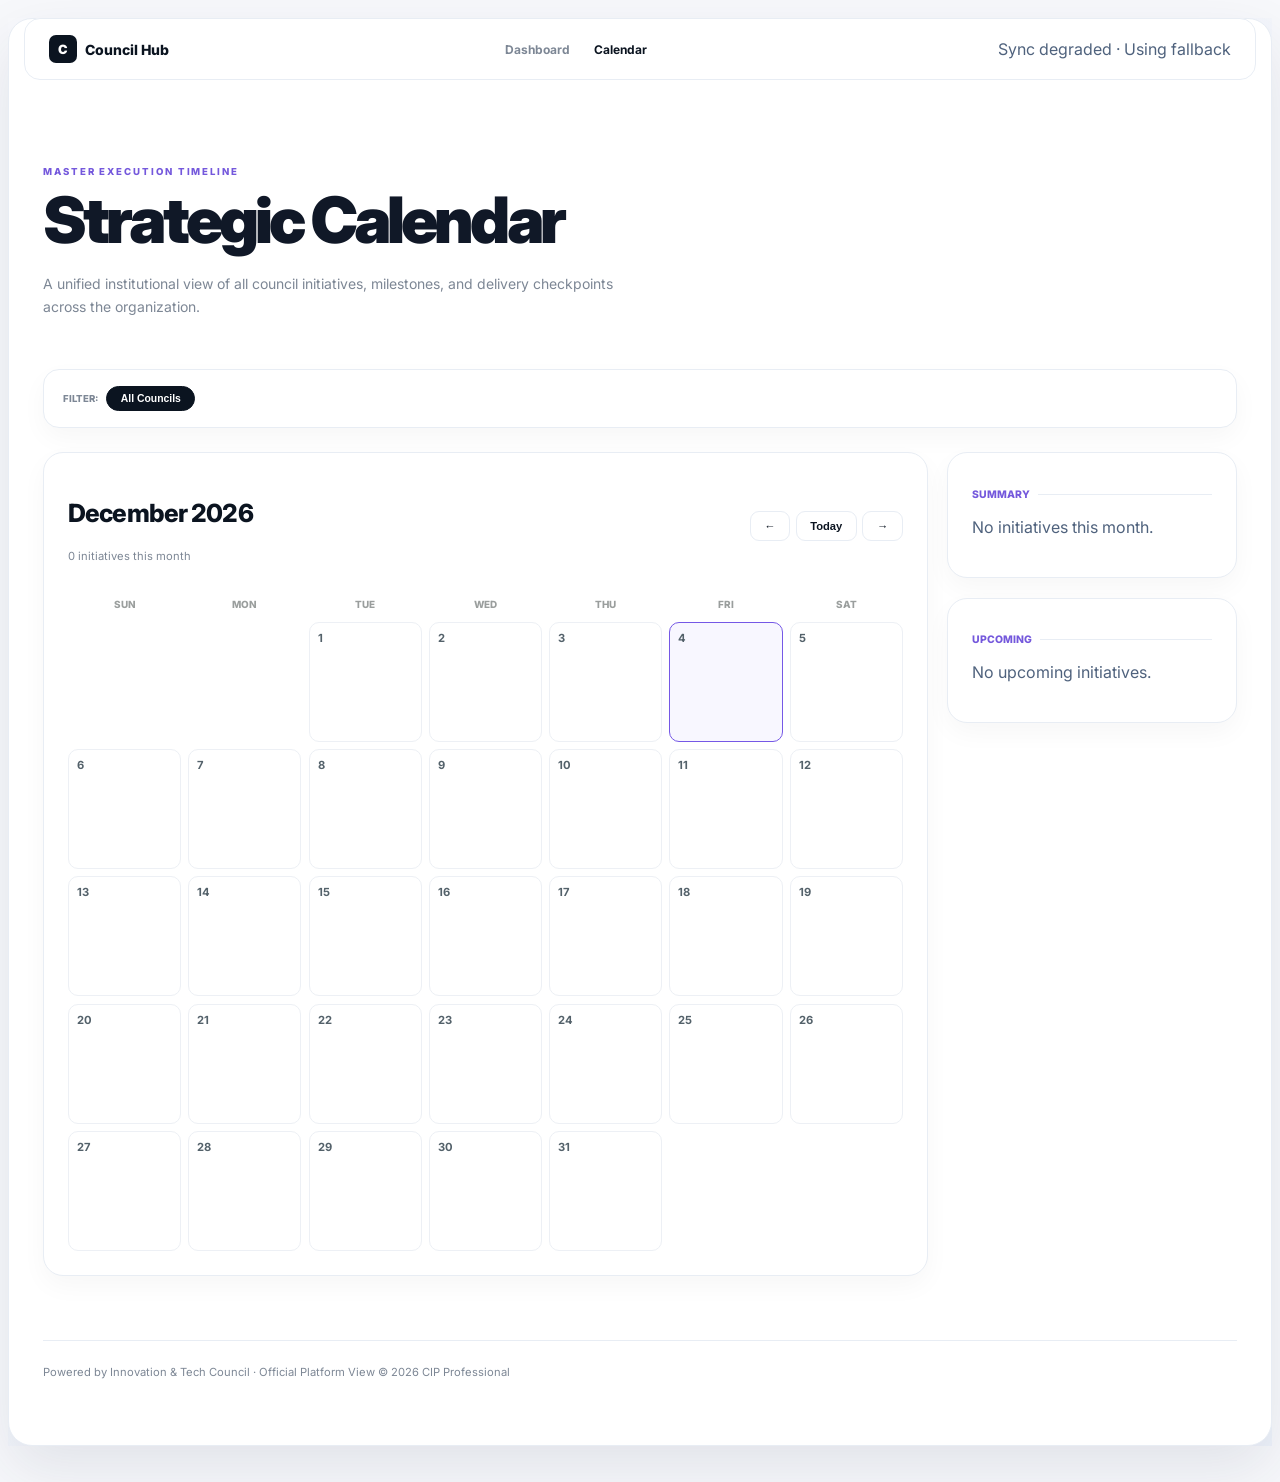
<file: calendar.html>
<!DOCTYPE html>
<html lang="en">
<head>
  <meta charset="UTF-8">
  <meta name="viewport" content="width=device-width, initial-scale=1.0">
  <title>Strategic Execution Calendar | Council Innovation Platform</title>
  <link rel="stylesheet" href="styles.css">
  <link rel="stylesheet" href="calendar.css">
  <link rel="preconnect" href="https://fonts.googleapis.com">
  <link rel="preconnect" href="https://fonts.gstatic.com" crossorigin>
  <link href="https://fonts.googleapis.com/css2?family=Inter:wght@400;500;600;700;800;900&display=swap" rel="stylesheet">
</head>
<body class="surface-dim text-theme antialiased" style="background: var(--cal-bg); color: var(--cal-text);">
  
  <nav class="cal-nav">
    <div class="cal-nav-inner">
      <a href="index.html" class="cal-logo">
        <div class="cal-logo-box">C</div>
        <span class="cal-logo-text">Council Hub</span>
      </a>
      <div class="cal-nav-links">
        <a href="index.html" class="cal-nav-link">Dashboard</a>
        <a href="calendar.html" class="cal-nav-link active">Calendar</a>
      </div>
      <div id="liveStatus" class="flex items-center gap-4 text-[10px] font-bold uppercase tracking-widest text-muted">
        <div class="h-1.5 w-1.5 rounded-full bg-emerald-500"></div>
        <span id="liveStatusText">Syncing...</span>
      </div>
    </div>
  </nav>

  <main id="globalCalendarPage" class="cal-container">
    <header class="cal-header-section">
      <p class="cal-title-tag">Master Execution Timeline</p>
      <h1 class="cal-main-title">Strategic Calendar</h1>
      <p class="cal-sub-title">A unified institutional view of all council initiatives, milestones, and delivery checkpoints across the organization.</p>
    </header>

    <section class="cal-controls">
      <div id="councilLegend" class="cal-legend">
        <!-- Legend items injected here -->
      </div>
      <div class="cal-filters">
        <span class="filter-label">Filter:</span>
        <div id="councilFilters" class="flex flex-wrap gap-2">
          <button class="filter-chip active" data-filter="all">All Councils</button>
          <!-- Per-council filters injected here -->
        </div>
      </div>
    </section>

    <div class="cal-grid-wrapper">
      <div class="cal-glass-panel">
        <div class="cal-month-header">
          <div>
            <h2 id="calendarMonth" class="cal-month-title">Month Year</h2>
            <p id="calendarEventCount" class="cal-event-count">Syncing initiatives...</p>
          </div>
          <div class="cal-nav-buttons">
            <button id="prevMonth" class="cal-btn">←</button>
            <button id="todayBtn" class="cal-btn">Today</button>
            <button id="nextMonth" class="cal-btn">→</button>
          </div>
        </div>

        <div class="cal-grid">
          <div class="cal-weekday">Sun</div>
          <div class="cal-weekday">Mon</div>
          <div class="cal-weekday">Tue</div>
          <div class="cal-weekday">Wed</div>
          <div class="cal-weekday">Thu</div>
          <div class="cal-weekday">Fri</div>
          <div class="cal-weekday">Sat</div>
        </div>
        <div id="calendarGrid" class="cal-grid">
          <!-- Days injected here -->
        </div>
      </div>

      <aside class="cal-sidebar">
        <div class="cal-side-panel">
          <h3 class="cal-side-title">Summary</h3>
          <div id="monthSummary" class="space-y-1">
            <!-- Summary injected here -->
          </div>
        </div>

        <div class="cal-side-panel">
          <h3 class="cal-side-title">Upcoming</h3>
          <div id="upcomingList" class="space-y-4">
            <!-- Upcoming cards injected here -->
          </div>
          <p id="noUpcoming" class="text-xs text-muted text-center py-4" style="display:none">No upcoming initiatives.</p>
        </div>
      </aside>
    </div>

    <footer class="cal-footer">
      <span>Powered by Innovation & Tech Council · Official Platform View</span>
      <span>&copy; 2026 CIP Professional</span>
    </footer>
  </main>

  <script src="script.js"></script>
</body>
</html>
</file>
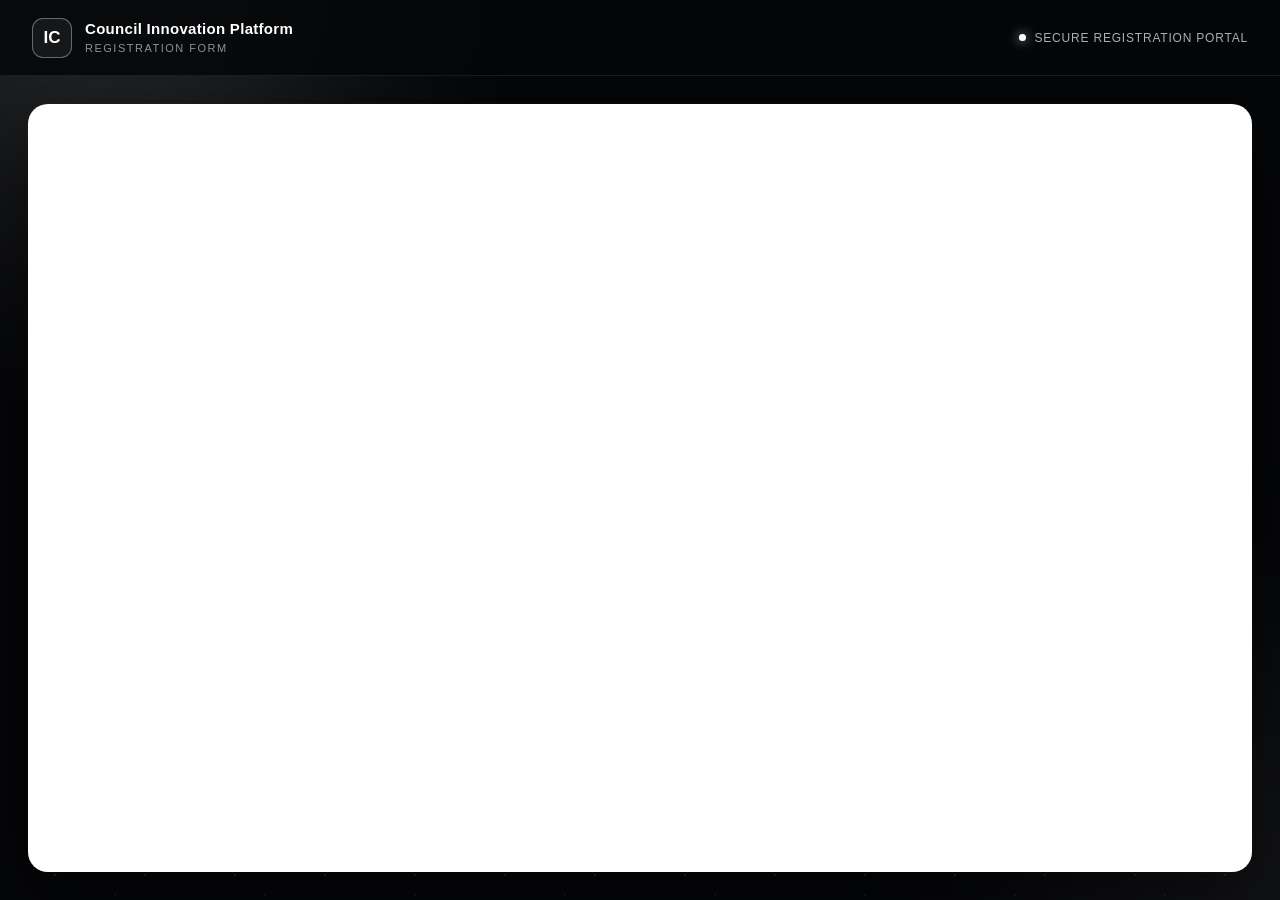
<file: forms.html>
<!DOCTYPE html>
<html lang="en">
<head>
  <meta charset="UTF-8" />
  <meta name="viewport" content="width=device-width, initial-scale=1.0" />

  <title>Registration Form | Council Innovation Platform</title>

  <style>
    * {
      box-sizing: border-box;
      margin: 0;
      padding: 0;
    }

    html,
    body {
      width: 100%;
      height: 100%;
      background: #050608;
      color: #fff;
      font-family: Inter, -apple-system, BlinkMacSystemFont, "Segoe UI",
        sans-serif;
      overflow: hidden;
    }

    body {
      position: relative;
    }

    /* Background */
    .background {
      position: fixed;
      inset: 0;
      pointer-events: none;
      overflow: hidden;
      z-index: 0;
    }

    .glow {
      position: absolute;
      width: 500px;
      height: 500px;
      border-radius: 50%;
      filter: blur(120px);
      opacity: 0.12;
    }

    .glow.one {
      background: #ffffff;
      top: -250px;
      left: -150px;
    }

    .glow.two {
      background: #777;
      right: -250px;
      bottom: -250px;
    }

    /* Stars */
    .stars {
      position: absolute;
      inset: 0;
      background-image:
        radial-gradient(circle, rgba(255,255,255,.7) 1px, transparent 1px),
        radial-gradient(circle, rgba(255,255,255,.35) 1px, transparent 1px);
      background-size: 90px 90px, 150px 150px;
      background-position: 10px 20px, 40px 70px;
      opacity: 0.18;
    }

    /* Header */
    header {
      position: relative;
      z-index: 10;
      height: 76px;
      display: flex;
      align-items: center;
      justify-content: space-between;
      padding: 0 32px;
      border-bottom: 1px solid rgba(255,255,255,.08);
      background: rgba(5,6,8,.85);
      backdrop-filter: blur(18px);
    }

    .brand {
      display: flex;
      align-items: center;
      gap: 13px;
    }

    .logo {
      width: 40px;
      height: 40px;
      border: 1px solid rgba(255,255,255,.35);
      border-radius: 11px;
      display: grid;
      place-items: center;
      font-weight: 800;
      font-size: 17px;
      background: rgba(255,255,255,.06);
    }

    .brand-text {
      display: flex;
      flex-direction: column;
      line-height: 1.1;
    }

    .brand-text strong {
      font-size: 15px;
      letter-spacing: .3px;
    }

    .brand-text span {
      font-size: 11px;
      color: #8e9299;
      margin-top: 4px;
      letter-spacing: 1.5px;
      text-transform: uppercase;
    }

    .event {
      display: flex;
      align-items: center;
      gap: 9px;
      font-size: 12px;
      color: #aaaeb5;
      letter-spacing: .8px;
      text-transform: uppercase;
    }

    .status {
      width: 7px;
      height: 7px;
      background: #fff;
      border-radius: 50%;
      box-shadow: 0 0 12px rgba(255,255,255,.8);
    }

    /* Main */
    main {
      position: relative;
      z-index: 2;
      height: calc(100vh - 76px);
      padding: 28px;
    }

    .form-shell {
      width: 100%;
      height: 100%;
      border: 1px solid rgba(255,255,255,.1);
      border-radius: 20px;
      overflow: hidden;
      background: #fff;
      box-shadow:
        0 30px 80px rgba(0,0,0,.55),
        0 0 0 1px rgba(255,255,255,.02);
    }

    iframe {
      width: 100%;
      height: 100%;
      border: none;
      display: block;
      background: #fff;
    }

    @media (max-width: 700px) {
      header {
        height: 66px;
        padding: 0 18px;
      }

      .event {
        display: none;
      }

      main {
        height: calc(100vh - 66px);
        padding: 10px;
      }

      .form-shell {
        border-radius: 14px;
      }
    }
  </style>
</head>

<body>

  <div class="background">
    <div class="stars"></div>
    <div class="glow one"></div>
    <div class="glow two"></div>
  </div>

  <header>
    <div class="brand">
      <div class="logo">IC</div>

      <div class="brand-text">
        <strong id="formCouncilName">Council Innovation Platform</strong>
        <span id="formEventName">Registration Form</span>
      </div>
    </div>

    <div class="event">
      <div class="status"></div>
      Secure Registration Portal
    </div>
  </header>

  <main>
    <div class="form-shell">

      <iframe
        id="registrationFormFrame"
        src="https://docs.google.com/forms/d/e/1FAIpQLSfezotX9MpsTI4kkh3TQwfBiV2foReMr6C7aZHAmriOAc_vRw/viewform?embedded=true"
        loading="lazy"
        title="InnoTech Council NASA Space Apps Form">
        Loading…
      </iframe>

    </div>
  </main>

  <script>
    (function () {
      let payload = null;
      try {
        payload = JSON.parse(decodeURIComponent(escape(atob(window.location.hash.slice(1)))));
      } catch (_) {
        return;
      }
      const formUrl = payload?.url;
      const title = payload?.title;
      if (typeof title === 'string' && title.trim()) {
        document.title = `${title} — Registration`;
        document.getElementById('formEventName').textContent = title;
      }
      if (typeof formUrl !== 'string') return;
      try {
        const parsed = new URL(formUrl);
        if (parsed.protocol !== 'https:' || !(/(^|\.)google\.com$/i.test(parsed.hostname) || parsed.hostname === 'forms.gle')) return;
        parsed.searchParams.set('embedded', 'true');
        document.getElementById('registrationFormFrame').src = parsed.toString();
      } catch (_) {
        // Keep the default form when an invalid URL is supplied.
      }
    }());
  </script>

</body>
</html>
</file>
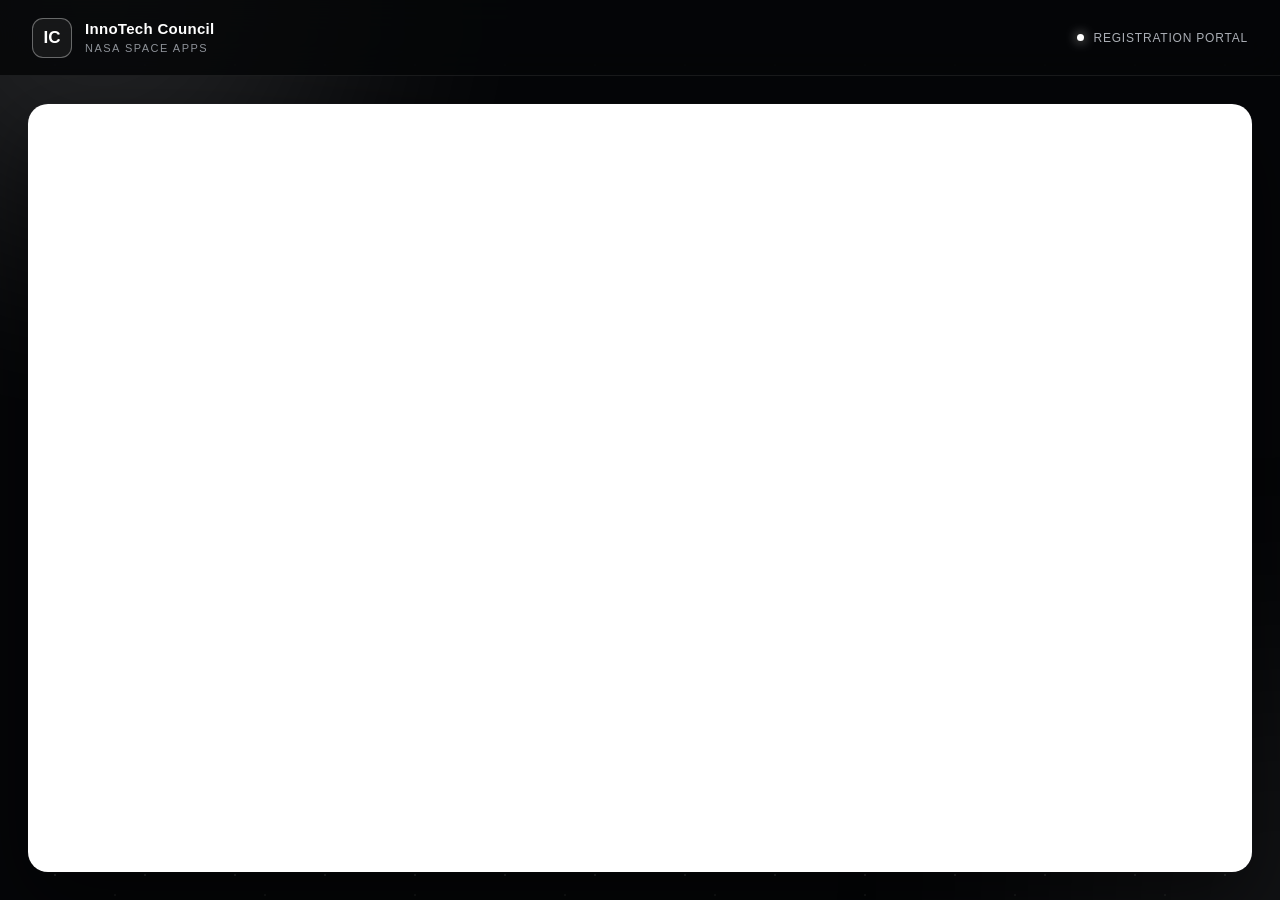
<file: nasa-space-apps.htm>
<!DOCTYPE html>
<html lang="en">
<head>
  <meta charset="UTF-8" />
  <meta name="viewport" content="width=device-width, initial-scale=1.0" />

  <title>InnoTech Council — NASA Space Apps</title>

  <style>
    * {
      box-sizing: border-box;
      margin: 0;
      padding: 0;
    }

    html,
    body {
      width: 100%;
      height: 100%;
      background: #050608;
      color: #fff;
      font-family: Inter, -apple-system, BlinkMacSystemFont, "Segoe UI",
        sans-serif;
      overflow: hidden;
    }

    body {
      position: relative;
    }

    /* Background */
    .background {
      position: fixed;
      inset: 0;
      pointer-events: none;
      overflow: hidden;
      z-index: 0;
    }

    .glow {
      position: absolute;
      width: 500px;
      height: 500px;
      border-radius: 50%;
      filter: blur(120px);
      opacity: 0.12;
    }

    .glow.one {
      background: #ffffff;
      top: -250px;
      left: -150px;
    }

    .glow.two {
      background: #777;
      right: -250px;
      bottom: -250px;
    }

    /* Stars */
    .stars {
      position: absolute;
      inset: 0;
      background-image:
        radial-gradient(circle, rgba(255,255,255,.7) 1px, transparent 1px),
        radial-gradient(circle, rgba(255,255,255,.35) 1px, transparent 1px);
      background-size: 90px 90px, 150px 150px;
      background-position: 10px 20px, 40px 70px;
      opacity: 0.18;
    }

    /* Header */
    header {
      position: relative;
      z-index: 10;
      height: 76px;
      display: flex;
      align-items: center;
      justify-content: space-between;
      padding: 0 32px;
      border-bottom: 1px solid rgba(255,255,255,.08);
      background: rgba(5,6,8,.85);
      backdrop-filter: blur(18px);
    }

    .brand {
      display: flex;
      align-items: center;
      gap: 13px;
    }

    .logo {
      width: 40px;
      height: 40px;
      border: 1px solid rgba(255,255,255,.35);
      border-radius: 11px;
      display: grid;
      place-items: center;
      font-weight: 800;
      font-size: 17px;
      background: rgba(255,255,255,.06);
    }

    .brand-text {
      display: flex;
      flex-direction: column;
      line-height: 1.1;
    }

    .brand-text strong {
      font-size: 15px;
      letter-spacing: .3px;
    }

    .brand-text span {
      font-size: 11px;
      color: #8e9299;
      margin-top: 4px;
      letter-spacing: 1.5px;
      text-transform: uppercase;
    }

    .event {
      display: flex;
      align-items: center;
      gap: 9px;
      font-size: 12px;
      color: #aaaeb5;
      letter-spacing: .8px;
      text-transform: uppercase;
    }

    .status {
      width: 7px;
      height: 7px;
      background: #fff;
      border-radius: 50%;
      box-shadow: 0 0 12px rgba(255,255,255,.8);
    }

    /* Main */
    main {
      position: relative;
      z-index: 2;
      height: calc(100vh - 76px);
      padding: 28px;
    }

    .form-shell {
      width: 100%;
      height: 100%;
      border: 1px solid rgba(255,255,255,.1);
      border-radius: 20px;
      overflow: hidden;
      background: #fff;
      box-shadow:
        0 30px 80px rgba(0,0,0,.55),
        0 0 0 1px rgba(255,255,255,.02);
    }

    iframe {
      width: 100%;
      height: 100%;
      border: none;
      display: block;
      background: #fff;
    }

    @media (max-width: 700px) {
      header {
        height: 66px;
        padding: 0 18px;
      }

      .event {
        display: none;
      }

      main {
        height: calc(100vh - 66px);
        padding: 10px;
      }

      .form-shell {
        border-radius: 14px;
      }
    }
  </style>
</head>

<body>

  <div class="background">
    <div class="stars"></div>
    <div class="glow one"></div>
    <div class="glow two"></div>
  </div>

  <header>
    <div class="brand">
      <div class="logo">IC</div>

      <div class="brand-text">
        <strong>InnoTech Council</strong>
        <span>NASA Space Apps</span>
      </div>
    </div>

    <div class="event">
      <div class="status"></div>
      Registration Portal
    </div>
  </header>

  <main>
    <div class="form-shell">

      <iframe
        src="https://docs.google.com/forms/d/e/1FAIpQLSfezotX9MpsTI4kkh3TQwfBiV2foReMr6C7aZHAmriOAc_vRw/viewform?embedded=true"
        loading="lazy"
        title="InnoTech Council NASA Space Apps Form">
        Loading…
      </iframe>

    </div>
  </main>

</body>
</html>
</file>
<file: styles.css>
:root {
  --bg: #0a0a0a;
  --bg-muted: #111111;
  --surface: rgba(15, 15, 15, 0.76);
  --surface-strong: #171717;
  --text: #fafafa;
  --text-muted: #a1a1aa;
  --border: rgba(255, 255, 255, 0.14);
  --accent: #ffffff;
  --accent-soft: rgba(255, 255, 255, 0.14);
  --ok: #22c55e;
  --warn: #f59e0b;
  --danger: #ef4444;
  --shadow: 0 16px 44px rgba(0, 0, 0, 0.5);
  --terminal:  linear-gradient(rgba(18, 16, 16, 0) 50%, rgba(0, 0, 0, 0.1) 50%), 
              linear-gradient(90deg, rgba(255, 0, 0, 0.03), rgba(0, 255, 0, 0.01), rgba(0, 0, 255, 0.03));
  --terminal-2: #0d0d12;
  --terminal-border: #2a2a35;
  --terminal-shadow: 0 20px 50px rgba(0, 0, 0, 0.5), inset 0 0 20px rgba(125, 136, 207, 0.05)
}

[data-theme="light"] {
  --bg: #e7ecf3;
  --bg-muted: #dce4ee;
  --surface: rgba(241, 245, 251, 0.72);
  --surface-strong: #f3f6fb;
  --text: #1f2a3a;
  --text-muted: #4f627d;
  --border: rgba(84, 103, 129, 0.24);
  --accent: #2958c8;
  --accent-soft: rgba(41, 88, 200, 0.14);
  --ok: #239854;
  --warn: #b98219;
  --danger: #c63f3c;
  --shadow: 0 12px 30px rgba(48, 67, 97, 0.16);
  --terminal: transparent;
  --terminal-2: white;
  --terminal-border: #ffffff;
  --terminal-shadow: none;
}

html {
  scroll-behavior: smooth;
}

body {
  font-family: "Inter", sans-serif;
  background: radial-gradient(circle at 15% -10%, #1a1a1a 0%, var(--bg) 45%) no-repeat, var(--bg);
  color: var(--text);
  transition: background-color 0.35s ease, color 0.35s ease;
}

[data-theme="dark"] body[data-page="detail"] {
  --council-accent: #f4f4f5;
  --house-color: #f4f4f5;
}

[data-theme="dark"] body {
  background: radial-gradient(circle at 14% -8%, #1c1c1c 0%, var(--bg) 44%) no-repeat, var(--bg);
}

[data-theme="light"] body {
  background: radial-gradient(circle at 12% -8%, #cad7e8 0%, var(--bg) 42%) no-repeat, var(--bg);
}

.app-nav {
  background: color-mix(in srgb, var(--surface) 90%, transparent);
  border-color: var(--border);
  backdrop-filter: blur(12px);
}

.app-logo {
  background: color-mix(in srgb, var(--accent) 24%, transparent);
  border: 1px solid var(--border);
}

.hero-shell {
  background: linear-gradient(180deg, color-mix(in srgb, var(--bg-muted) 76%, transparent), color-mix(in srgb, var(--bg) 94%, black));
}

.glass {
  background: var(--surface);
  border: 1px solid var(--border);
  backdrop-filter: blur(10px);
  box-shadow: var(--shadow);
}

.hero-grid {
  background-image: linear-gradient(to right, rgba(255, 255, 255, 0.08) 1px, transparent 1px), linear-gradient(to bottom, rgba(255, 255, 255, 0.08) 1px, transparent 1px);
  background-size: 36px 36px;
  mask-image: radial-gradient(ellipse 72% 62% at 50% 34%, #000 52%, transparent 100%);
}

.hero-canvas {
  mix-blend-mode: screen;
  opacity: 0.55;
}

[data-theme="light"] .hero-canvas {
  mix-blend-mode: multiply;
  opacity: 0.35;
}

.text-muted {
  color: var(--text-muted);
}

.text-theme {
  color: var(--text);
}

.text-accent {
  color: var(--accent);
}

.border-theme {
  border-color: var(--border);
}

.surface-strong {
  background: var(--surface-strong);
}

.surface-input {
  background: color-mix(in srgb, var(--bg-muted) 65%, transparent);
}

.banner-accent {
  background: color-mix(in srgb, var(--accent-soft) 65%, transparent);
}

.section-title-academic {
  color: #4f7ce6;
}

.section-title-house {
  color: #d57a2a;
}

[data-theme="dark"] .section-title-academic {
  color: #79a0ff;
}

[data-theme="dark"] .section-title-house {
  color: #f5a451;
}

.btn-accent {
  background: var(--accent);
}

[data-theme="dark"] .btn-accent {
  color: #0a0a0a;
}

.reveal {
  opacity: 0;
  transform: translateY(26px);
  transition: opacity 0.6s ease, transform 0.6s ease;
}

.reveal.visible {
  opacity: 1;
  transform: translateY(0);
}

.council-card {
  transition: transform 0.25s ease, border-color 0.25s ease, box-shadow 0.25s ease;
  cursor: pointer;
}

.council-card:hover {
  transform: translateY(-4px) scale(1.01);
  border-color: color-mix(in srgb, var(--accent) 42%, var(--border));
  box-shadow: 0 20px 44px rgba(6, 10, 18, 0.4);
}

.progress-track {
  background: color-mix(in srgb, var(--surface-strong) 70%, black);
}

.progress-fill {
  transition: width 0.8s ease;
  background: linear-gradient(90deg, #d59a2e, #f4c66a);
}

.progress-fill.in-progress {
  background: linear-gradient(90deg, #3c6de0, #6f98f2);
}

.progress-fill.pending {
  background: linear-gradient(90deg, #d59a2e, #f4c66a);
}

.progress-fill.completed {
  background: linear-gradient(90deg, #18a24f, #35cf73);
  box-shadow: 0 0 18px rgba(49, 195, 106, 0.65);
}

[data-theme="dark"] .progress-fill.in-progress {
  background: linear-gradient(90deg, #4a79ef, #8aacf8);
}

[data-theme="dark"] .progress-fill.pending {
  background: linear-gradient(90deg, #d8a240, #f2c86f);
}

[data-theme="dark"] .progress-fill.completed {
  background: linear-gradient(90deg, #18a24f, #35cf73);
  box-shadow: 0 0 16px rgba(49, 195, 106, 0.56);
}

.house-accent {
  border-left: 4px solid var(--house-color, var(--accent));
}

.house-name {
  color: var(--house-color, var(--accent));
}

.live-dot {
  width: 9px;
  height: 9px;
  border-radius: 999px;
  background: #ffffff;
  box-shadow: 0 0 12px rgba(255, 255, 255, 0.66);
  animation: pulse 1.8s infinite;
}

.rank-btn {
  width: 100%;
  text-align: left;
}

.chart-bar {
  transform-origin: bottom;
  transform: scaleY(0);
  animation: growBar 0.8s ease forwards;
  animation-delay: var(--delay, 0s);
}

#chartArea {
  position: relative;
}

.chart-tooltip {
  position: absolute;
  z-index: 20;
  min-width: 170px;
  border: 1px solid var(--border);
  border-radius: 0.75rem;
  padding: 0.55rem 0.65rem;
  font-size: 0.75rem;
  line-height: 1.4;
  color: var(--text);
  background: color-mix(in srgb, var(--surface-strong) 88%, transparent);
  backdrop-filter: blur(6px);
  box-shadow: var(--shadow);
  pointer-events: none;
  opacity: 0;
  transform: translateY(6px);
  transition: opacity 0.16s ease, transform 0.16s ease;
}

.chart-tooltip.visible {
  opacity: 1;
  transform: translateY(0);
}

.pie-slice,
.bar-segment {
  cursor: pointer;
}

.pie-slice:hover {
  opacity: 0.85;
}

.bar-segment:hover {
  filter: brightness(1.06);
}

.media-thumb {
  height: 170px;
  width: 100%;
  border-radius: 0.8rem;
  border: 1px solid var(--border);
  object-fit: cover;
}

.analysis-card {
  border: 1px solid var(--border);
  border-radius: 0.9rem;
  background: color-mix(in srgb, var(--surface-strong) 72%, transparent);
}

.approved-heading {
  color: var(--ok);
}

.rejected-heading {
  color: var(--danger);
}

.status-pill-approved {
  background: color-mix(in srgb, var(--ok) 20%, transparent);
  color: var(--ok);
}

.status-pill-rejected {
  background: color-mix(in srgb, var(--danger) 17%, transparent);
  color: var(--danger);
}

.status-pill-pending {
  background: color-mix(in srgb, var(--warn) 18%, transparent);
  color: var(--warn);
}

.detail-hero {
  background: radial-gradient(circle at 20% 8%, color-mix(in srgb, var(--council-accent, var(--accent)) 24%, transparent), transparent 42%),
    linear-gradient(180deg, color-mix(in srgb, var(--surface-strong) 72%, transparent), color-mix(in srgb, var(--bg-muted) 78%, transparent));
  position: relative;
  overflow: hidden;
}

.detail-hero-overlay {
  position: absolute;
  inset: 0;
  background-image:
    radial-gradient(circle at 10% 15%, color-mix(in srgb, var(--council-accent, var(--accent)) 18%, transparent), transparent 34%),
    radial-gradient(circle at 90% 85%, color-mix(in srgb, var(--council-accent, var(--accent)) 18%, transparent), transparent 38%),
    linear-gradient(to right, color-mix(in srgb, var(--border) 50%, transparent) 1px, transparent 1px),
    linear-gradient(to bottom, color-mix(in srgb, var(--border) 50%, transparent) 1px, transparent 1px);
  background-size: auto, auto, 28px 28px, 28px 28px;
  opacity: 0.65;
  pointer-events: none;
}

.detail-metric {
  border: 1px solid var(--border);
  border-radius: 0.85rem;
  background: color-mix(in srgb, var(--surface) 76%, transparent);
  padding: 0.75rem;
}

.theme-chip {
  font-size: 0.7rem;
  font-weight: 600;
  letter-spacing: 0.03em;
  border: 1px solid var(--border);
  border-radius: 999px;
  padding: 0.28rem 0.62rem;
  background: color-mix(in srgb, var(--surface) 68%, transparent);
}

.analysis-pod {
  border: 1px solid var(--border);
  border-radius: 0.85rem;
  padding: 0.75rem;
  background: color-mix(in srgb, var(--surface-strong) 66%, transparent);
}

.analysis-pod-title {
  font-size: 0.75rem;
  text-transform: uppercase;
  letter-spacing: 0.11em;
  color: var(--text-muted);
  font-weight: 700;
}

.timeline-item {
  display: grid;
  grid-template-columns: 88px 1fr;
  gap: 0.75rem;
  align-items: start;
}

.timeline-date {
  font-size: 0.7rem;
  text-transform: uppercase;
  letter-spacing: 0.08em;
  color: var(--text-muted);
  padding-top: 0.35rem;
}

.timeline-body {
  border: 1px solid var(--border);
  border-radius: 0.8rem;
  background: color-mix(in srgb, var(--surface-strong) 72%, transparent);
  padding: 0.72rem;
  position: relative;
}

.timeline-body::before {
  content: "";
  position: absolute;
  left: -0.52rem;
  top: 0.95rem;
  width: 0.55rem;
  height: 0.55rem;
  border-radius: 999px;
  background: var(--council-accent, var(--accent));
  box-shadow: 0 0 0 4px color-mix(in srgb, var(--council-accent, var(--accent)) 24%, transparent);
}

.padlet-board {
  display: grid;
  grid-template-columns: repeat(12, minmax(0, 1fr));
  gap: 0.82rem;
  position: relative;
}

.padlet-note {
  border-radius: 0.86rem;
  border: 1px solid color-mix(in srgb, var(--council-accent, var(--accent)) 26%, var(--border));
  background: linear-gradient(180deg, color-mix(in srgb, var(--surface-strong) 84%, transparent), color-mix(in srgb, var(--surface) 80%, transparent));
  padding: 0.72rem;
  box-shadow: var(--shadow);
  transform: rotate(var(--tilt, 0deg));
  transition: transform 0.25s ease;
  min-height: 118px;
}

.padlet-note:hover {
  transform: rotate(0deg) translateY(-4px);
}

.padlet-note h4 {
  font-size: 0.84rem;
  font-weight: 700;
}

.padlet-note p {
  margin-top: 0.35rem;
  font-size: 0.76rem;
  color: var(--text-muted);
}

.padlet-tag {
  display: inline-block;
  margin-top: 0.48rem;
  font-size: 0.66rem;
  border-radius: 999px;
  padding: 0.18rem 0.5rem;
  border: 1px solid var(--border);
}

.padlet-note:nth-child(8n + 1) { grid-column: span 3; --tilt: -1.6deg; }
.padlet-note:nth-child(8n + 2) { grid-column: span 3; --tilt: 1.2deg; }
.padlet-note:nth-child(8n + 3) { grid-column: span 2; --tilt: -1deg; }
.padlet-note:nth-child(8n + 4) { grid-column: span 4; --tilt: 1.1deg; }
.padlet-note:nth-child(8n + 5) { grid-column: span 4; --tilt: -1.2deg; }
.padlet-note:nth-child(8n + 6) { grid-column: span 2; --tilt: 1.5deg; }
.padlet-note:nth-child(8n + 7) { grid-column: span 3; --tilt: -0.8deg; }
.padlet-note:nth-child(8n + 8) { grid-column: span 3; --tilt: 1deg; }

.pipeline-card {
  border: 1px solid var(--border);
  border-radius: 0.85rem;
  background: color-mix(in srgb, var(--surface-strong) 74%, transparent);
  padding: 0.8rem;
}

.pipeline-scroll {
  max-height: 420px;
  overflow: auto;
  padding-right: 0.2rem;
}

.pipeline-rail {
  display: grid;
  grid-template-columns: repeat(3, minmax(0, 1fr));
  gap: 0.4rem;
  align-items: center;
  position: relative;
}

.pipeline-rail::before {
  content: "";
  position: absolute;
  left: 12%;
  right: 12%;
  top: 15px;
  height: 2px;
  background: color-mix(in srgb, var(--border) 80%, transparent);
  z-index: 0;
}

.pipeline-stage {
  position: relative;
  z-index: 1;
  border: 1px solid var(--border);
  border-radius: 0.7rem;
  padding: 0.45rem;
  background: color-mix(in srgb, var(--surface) 80%, transparent);
}

.pipeline-stage-title {
  font-size: 0.65rem;
  text-transform: uppercase;
  letter-spacing: 0.05em;
  color: var(--text-muted);
}

.pipeline-progress {
  margin-top: 0.32rem;
  height: 7px;
  border-radius: 999px;
  overflow: hidden;
  background: color-mix(in srgb, var(--surface-strong) 78%, black);
}

.pipeline-progress > span {
  display: block;
  height: 100%;
}

.pipeline-progress.planning > span {
  background: linear-gradient(90deg, #4f7ce6, #7bb5ff);
}

.pipeline-progress.execution > span {
  background: linear-gradient(90deg, #d78b29, #f2ba64);
}

.pipeline-progress.feedback > span {
  background: linear-gradient(90deg, #2f9f5d, #63d287);
}

.stage-track {
  height: 8px;
  border-radius: 999px;
  background: color-mix(in srgb, var(--surface-strong) 75%, black);
  overflow: hidden;
}

.stage-fill {
  height: 100%;
  border-radius: inherit;
  background: linear-gradient(90deg, #4f7ce6, #7bb5ff);
}

.stage-fill.execution {
  background: linear-gradient(90deg, #d78b29, #f2ba64);
}

.stage-fill.feedback {
  background: linear-gradient(90deg, #2f9f5d, #63d287);
}

.calendar-grid {
  display: grid;
  grid-template-columns: repeat(7, minmax(0, 1fr));
  gap: 0.55rem;
}

.calendar-toolbar {
  display: flex;
  align-items: center;
  justify-content: space-between;
  gap: 0.6rem;
}

.calendar-view-toggle {
  display: inline-flex;
  border: 1px solid var(--border);
  border-radius: 0.65rem;
  overflow: hidden;
}

.calendar-view-toggle button {
  padding: 0.42rem 0.72rem;
  font-size: 0.72rem;
  font-weight: 700;
  background: transparent;
}

.calendar-view-toggle button.active {
  background: var(--accent);
  color: #fff;
}

[data-theme="dark"] .calendar-view-toggle button.active {
  color: #0a0a0a;
}

.calendar-year-label {
  text-align: center;
  font-size: 0.8rem;
  font-weight: 700;
  letter-spacing: 0.06em;
  text-transform: uppercase;
  color: var(--text-muted);
}

.calendar-toolbar button:disabled {
  opacity: 0.45;
  cursor: not-allowed;
}

.calendar-year-grid {
  display: grid;
  gap: 0.9rem;
  grid-template-columns: repeat(3, minmax(0, 1fr));
}

.calendar-month {
  border: 1px solid var(--border);
  border-radius: 0.9rem;
  background: color-mix(in srgb, var(--surface-strong) 76%, transparent);
  padding: 0.62rem;
}

.calendar-month-title {
  font-size: 0.78rem;
  font-weight: 700;
  letter-spacing: 0.06em;
  text-transform: uppercase;
  color: var(--text);
}

.calendar-weekdays {
  margin-top: 0.5rem;
  margin-bottom: 0.35rem;
  display: grid;
  grid-template-columns: repeat(7, minmax(0, 1fr));
  gap: 0.22rem;
}

.calendar-weekdays span {
  text-align: center;
  font-size: 0.58rem;
  letter-spacing: 0.05em;
  text-transform: uppercase;
  color: var(--text-muted);
}

.calendar-grid.month {
  gap: 0.22rem;
}

.calendar-day {
  border: 1px solid var(--border);
  border-radius: 0.75rem;
  min-height: 72px;
  padding: 0.35rem;
  background: color-mix(in srgb, var(--surface-strong) 74%, transparent);
  display: flex;
  flex-direction: column;
  gap: 0.2rem;
  transition: transform 0.2s ease, border-color 0.2s ease;
  overflow: hidden;
}

.calendar-day.empty {
  opacity: 0.2;
  pointer-events: none;
}

.calendar-day.has-event {
  border-color: color-mix(in srgb, var(--accent) 55%, var(--border));
  cursor: pointer;
}

.calendar-day.has-event.type-pending {
  border-color: color-mix(in srgb, #d78b29 70%, var(--border));
}

.calendar-day.has-event.type-completed {
  border-color: color-mix(in srgb, #2f9f5d 70%, var(--border));
}

.calendar-day-title {
  font-size: 10px;
  line-height: 1.2;
  color: var(--text-muted);
  display: -webkit-box;
  -webkit-line-clamp: 2;
  -webkit-box-orient: vertical;
  overflow: hidden;
}

.calendar-dot.pending {
  background: #d78b29;
}

.calendar-dot.completed {
  background: #2f9f5d;
}

.calendar-day.has-event:hover {
  transform: translateY(-2px);
}

.calendar-dot {
  width: 6px;
  height: 6px;
  border-radius: 999px;
  background: var(--accent);
}

.event-chip {
  border: 1px solid var(--border);
  border-radius: 999px;
  padding: 0.18rem 0.5rem;
  font-size: 0.68rem;
}

.event-chip.pending {
  border-color: color-mix(in srgb, #d78b29 55%, var(--border));
  color: #d78b29;
}

.event-chip.completed {
  border-color: color-mix(in srgb, #2f9f5d 55%, var(--border));
  color: #2f9f5d;
}

.initiative-link {
  color: var(--accent);
  text-decoration: underline;
  text-underline-offset: 2px;
}

.initiative-person {
  border: 1px solid var(--border);
  border-radius: 0.7rem;
  padding: 0.55rem;
  background: color-mix(in srgb, var(--surface) 75%, transparent);
}

.initiative-lead-panel {
  display: grid;
  gap: 0.75rem;
}

.initiative-lead-label {
  margin: 0;
  color: var(--text-muted);
  font-size: 0.75rem;
  font-weight: 700;
  letter-spacing: 0.02em;
  text-transform: uppercase;
}

.initiative-lead-header,
.initiative-lead-student {
  display: flex;
  align-items: center;
  gap: 0.8rem;
}

.initiative-lead-avatar,
.initiative-student-avatar {
  display: grid;
  flex: 0 0 auto;
  place-items: center;
  border-radius: 999px;
  background: #1c1c1c;
  color: #f5f5f5;
  font-weight: 800;
}

.initiative-lead-avatar {
  width: 2.55rem;
  height: 2.55rem;
  font-size: 1rem;
}

.initiative-lead-title,
.initiative-student-name {
  margin: 0;
  color: #ffffff;
  font-size: 0.95rem;
  font-weight: 800;
  line-height: 1.2;
}

.initiative-lead-subtitle,
.initiative-student-meta {
  margin: 0.1rem 0 0;
  color: var(--text-muted);
  font-size: 0.82rem;
  line-height: 1.2;
}

.initiative-lead-students {
  display: grid;
  gap: 0.55rem;
}

.initiative-lead-student {
  min-height: 3.35rem;
  border: 1px solid var(--border);
  border-radius: 0.35rem;
  background: rgba(0, 0, 0, 0.08);
  padding: 0.55rem 0.65rem;
}

.initiative-student-avatar {
  width: 1.9rem;
  height: 1.9rem;
  font-size: 0.78rem;
}

.proof-tile {
  position: relative;
}

.proof-tile .proof-meta {
  position: absolute;
  left: 0.68rem;
  right: 0.68rem;
  bottom: 0.64rem;
  z-index: 2;
}

.proof-meta p {
  font-size: 0.68rem;
  color: #f5f5f5;
  opacity: 0.9;
}

[data-theme="dark"] [data-council-theme] {
  --council-accent: #f4f4f5;
}

[data-council-theme="literary"] {
  --council-accent: #a06b2b;
}

[data-council-theme="innovation"] {
  --council-accent: #3f78ff;
}

[data-council-theme="environment"] {
  --council-accent: #2e9c5e;
}

[data-council-theme="sports"] {
  --council-accent: #cc5a28;
}

[data-council-theme="cultural"] {
  --council-accent: #b154c3;
}

[data-council-theme="wellbeing"] {
  --council-accent: #2f9da8;
}

[data-council-theme="media"] {
  --council-accent: #7562d8;
}

[data-council-theme="discipline"] {
  --council-accent: #5b7a9a;
}

[data-council-theme="academic"] {
  --council-accent: #3c67c8;
}

[data-council-theme="house"] {
  --council-accent: var(--house-color, #4e79db);
}

.playful-gallery {
  display: grid;
  grid-template-columns: repeat(12, minmax(0, 1fr));
  gap: 0.8rem;
}

.playful-tile {
  position: relative;
  border-radius: 0.9rem;
  overflow: hidden;
  border: 1px solid var(--border);
  min-height: 140px;
  transform: translateY(10px) scale(0.98);
  opacity: 0;
  animation: tileIn 0.55s ease forwards;
  box-shadow: var(--shadow);
}

.playful-tile:nth-child(6n + 1) { grid-column: span 5; min-height: 220px; }
.playful-tile:nth-child(6n + 2) { grid-column: span 7; min-height: 220px; }
.playful-tile:nth-child(6n + 3) { grid-column: span 4; min-height: 180px; }
.playful-tile:nth-child(6n + 4) { grid-column: span 4; min-height: 180px; }
.playful-tile:nth-child(6n + 5) { grid-column: span 4; min-height: 180px; }
.playful-tile:nth-child(6n + 6) { grid-column: span 12; min-height: 210px; }

.playful-tile img {
  width: 100%;
  height: 100%;
  object-fit: cover;
  transition: transform 0.35s ease;
}

.playful-tile::after {
  content: "";
  position: absolute;
  inset: 0;
  background: linear-gradient(180deg, transparent 55%, color-mix(in srgb, var(--council-accent, var(--accent)) 38%, black));
}

.playful-tile figcaption {
  position: absolute;
  left: 0.65rem;
  bottom: 0.55rem;
  z-index: 2;
  font-size: 0.78rem;
  color: #f3f6fc;
  letter-spacing: 0.01em;
}

.playful-tile:hover img {
  transform: scale(1.06);
}

@keyframes pulse {
  0%,
  100% {
    transform: scale(1);
    opacity: 1;
  }
  50% {
    transform: scale(1.35);
    opacity: 0.55;
  }
}

@keyframes growBar {
  to {
    transform: scaleY(1);
  }
}

@keyframes tileIn {
  to {
    transform: translateY(0) scale(1);
    opacity: 1;
  }
}

@media (max-width: 900px) {
  .timeline-item {
    grid-template-columns: 1fr;
    gap: 0.35rem;
  }

  .timeline-date {
    padding-top: 0;
  }

  .playful-tile:nth-child(n) {
    grid-column: span 6;
    min-height: 170px;
  }

  .padlet-note:nth-child(n) {
    grid-column: span 6;
    transform: none;
  }

  .calendar-year-grid {
    grid-template-columns: repeat(2, minmax(0, 1fr));
  }

  .pipeline-rail {
    grid-template-columns: 1fr;
  }

  .pipeline-rail::before {
    display: none;
  }
}

@media (max-width: 640px) {
  .calendar-toolbar {
    flex-wrap: wrap;
    justify-content: center;
  }

  .calendar-year-grid {
    grid-template-columns: 1fr;
  }

  .playful-tile:nth-child(n) {
    grid-column: span 12;
    min-height: 185px;
  }

  .padlet-note:nth-child(n) {
    grid-column: span 12;
  }
}

dialog::backdrop {
  background: rgba(6, 10, 16, 0.58);
  backdrop-filter: blur(4px);
}

.calendar-dialog {
  margin: auto;
}

.calendar-dialog[open] {
  position: fixed;
  inset: 0;
  margin: auto;
}
/* --- TERMINAL ENHANCEMENTS --- */
.hero-visual {
  position: relative;
  padding: 20px;
  background: var(--terminal-2); /* Deep terminal black */
  border: 1px solid var(--terminal-border);
  border-radius: 12px;
  box-shadow: var(--terminal-border);
  overflow: hidden;
}

/* Add a subtle CRT/Scanline overlay */
.hero-visual::before {
  content: " ";
  display: block;
  position: absolute;
  top: 0; left: 0; bottom: 0; right: 0;
  background: var(--terminal);
  z-index: 2;
  background-size: 100% 4px, 3px 100%;
  pointer-events: none;
}

.console-head { 
  display: flex; 
  align-items: center; 
  justify-content: space-between; 
  padding: 0 4px 16px; 
  border-bottom: 1px solid #2a2a35; 
  margin-bottom: 16px; 
}

/* macOS style dots with actual colors */
.console-dots { display: flex; gap: 8px; }
.console-dots span { width: 12px; height: 12px; border-radius: 50%; }
.console-dots span:nth-child(1) { background: #ff5f56; border: 1px solid #e0443e; }
.console-dots span:nth-child(2) { background: #ffbd2e; border: 1px solid #dea123; }
.console-dots span:nth-child(3) { background: #27c93f; border: 1px solid #1aab29; }

.console-head .title { 
  font-family: 'JetBrains Mono', monospace; 
  font-size: 11px; 
  color: #7a88cf; /* Terminal blue-grey */
  text-transform: uppercase;
  letter-spacing: 1px;
  opacity: 0.8;
}

.console-feed { 
  display: flex; 
  flex-direction: column; 
  gap: 8px; 
  font-family: 'JetBrains Mono', monospace; 
  font-size: 13px;

  height: 220px;              /* fixed height */
  overflow-y: auto;           /* enable scrolling */
  padding-bottom: 2px;
  position: relative;
  z-index: 3;

  /* Hide scrollbar (Firefox) */
  scrollbar-width: none;

  /* Hide scrollbar (IE/Edge legacy) */
  -ms-overflow-style: none;
}

/* Hide scrollbar (Chrome, Safari, Edge) */
.console-feed::-webkit-scrollbar {
  display: none;
}

.feed-line { 
  display: flex; 
  gap: 12px; 
  align-items: center; 
  opacity: 0; 
  transform: translateX(-4px); /* Slide from left instead of up */
  animation: feedIn .3s ease-out forwards; 
}

/* Add a prompt symbol to every line */
.feed-line::before {
  content: "❯";
  color: #7dcfff; /* Cyan prompt */
  font-size: 10px;
}

.feed-line .time { color: #565f89; font-weight: 500; }

/* Refined Tag Styling - Tinted Badge with Glow */
.feed-line .tag { 
  padding: 2px 10px; 
  border-radius: 4px; 
  font-size: 10px; 
  font-weight: 600;
  text-transform: lowercase;
}

.feed-line .tag.ok { 
  background-color: rgba(158, 206, 106, 0.1); 
  color: #9ece6a; 
}

.feed-line .tag.info { 
  background-color: rgba(122, 162, 247, 0.1); 
  color: #7aa2f7; 
}

.feed-line .tag.event { 
  background-color: rgba(224, 175, 104, 0.1); 
  color: #e0af68; 
}

.feed-line .tag.vote { 
  background-color: rgba(255, 158, 100, 0.1); 
  color: #ff9e64; 
}

.feed-line .tag.default { 
  background-color: rgba(187, 154, 247, 0.1); 
  color: #bb9af7; 
}

.feed-line span.msg { 
  color: #a9b1d6; 
  line-height: 1.4;
}

/* The Blinking Cursor at the end of the feed */


@keyframes feedIn { 
  to { opacity: 1; transform: translateX(0); } 
}

.terminal-cursor {
  display: inline-block;
  animation: blink 1s steps(2, start) infinite;
}

@keyframes blink {
  to {
    visibility: hidden;
  }
}

.feed-container {
  overflow-y: scroll;

  /* Hide scrollbar (Firefox) */
  scrollbar-width: none;

  /* Hide scrollbar (IE/Edge legacy) */
  -ms-overflow-style: none;
}

/* Hide scrollbar (Chrome, Safari, Edge) */
.feed-container::-webkit-scrollbar {
  display: none;
}

.section-eyebrow .dot {
  width: 6px;
  height: 6px;
  border-radius: 50%;
  background: #4d4d4d;
  display: inline-block;
}

.section-eyebrow {
  display: inline-flex;
  align-items: center;
  gap: 8px;
  border-top: #4d4d4d;
  padding: 6px 12px;
  border-radius: 999px;

  background: var(--accent-soft);
  color: var(--accent);

  font-size: 12px;
  font-weight: 600;
  letter-spacing: 0.05em;
  text-transform: uppercase;

  margin-bottom: 16px;
}

    /* animated scan line moving across hero */
.hero-scan {
      position: absolute; left: 0; right: 0; height: 1px;
      background: linear-gradient(90deg, var(--text-muted), var(--text-muted), transparent);
      opacity: 10;
      top: 0;
      animation: scan 6s linear infinite;
      z-index: -1;
      height: 7px;
}
@keyframes scan {
      0% { transform: translateY(0); opacity: 0; }
      10% { opacity: 10; }
      90% { opacity: 10; }
      100% { transform: translateY(520px); opacity: 0; }
}
.panel {
background: var(--surface);
border: 1px solid var(--border);
border-radius: var(--radius-lg);
padding: 24px;
backdrop-filter: var(--blur);
box-shadow: var(--shadow);
}
.panel-head { display: flex; justify-content: space-between; align-items: start; margin-bottom: 20px; gap: 16px; }
.panel-title { font-size: 16px; font-weight: 600; }
.panel-sub { font-size: 12px; color: var(--fg-muted); margin-top: 4px; }
.panel-tabs { display: inline-flex; background: var(--surface-2); border-radius: 8px; padding: 3px; }
.panel-tabs button { padding: 6px 12px; border-radius: 6px; font-size: 12px; color: var(--fg-muted); font-weight: 500; }
.panel-tabs button.active { background: var(--surface); color: var(--fg); box-shadow: var(--shadow-sm); }
.chart-wrap { position: relative; height: 320px; }
.chart-wrap.small { height: 280px; }
/* Ensure the chart container expands nicely in fullscreen */
#chartContainer:fullscreen {
    padding: 40px;
    background: #0a0a0a;
    display: flex;
    flex-direction: column;
}

#chartContainer:fullscreen #apexChartMain {
    flex: 1;
}

.logo-wrapper {
  width: 42px;
  height: 42px;
  min-width: 42px;
  border-radius: 0.75rem; /* like rounded-xl */
  background: var(--surface-card, #111);
  display: flex;
  align-items: center;
  justify-content: center;
  overflow: hidden;
  border: 1px solid var(--border);
}

.logo-img {
  width: 70%;
  height: 70%;
  object-fit: contain;
}

.custom-scrollbar::-webkit-scrollbar {
  width: 5px;
}
.custom-scrollbar::-webkit-scrollbar-track {
  background: transparent;
}
.custom-scrollbar::-webkit-scrollbar-thumb {
  background: rgba(255, 255, 255, 0.1);
  border-radius: 10px;
}
.custom-scrollbar::-webkit-scrollbar-thumb:hover {
  background: rgba(255, 255, 255, 0.2);
}

/* --- Council Hub dashboard: editorial / cinematic redesign --- */
.cip-dashboard { --ink:#0b1b2a; --paper:#f7f6f2; --line:#e8e5dd; --gold:#df9b2e; background:var(--paper); color:var(--ink); font-family:"DM Sans",sans-serif; }
.cip-dashboard h1,.cip-dashboard h2,.cip-dashboard h3 { font-family:"Outfit",sans-serif; color:var(--ink); }
.app-main { min-height:100vh; margin-left:252px; }
.side-nav { position:fixed; inset:0 auto 0 0; z-index:70; width:252px; padding:28px 18px; background:#fffdfa; border-right:1px solid var(--line); display:flex; flex-direction:column; transition:transform .28s ease; }
.brand { display:flex; align-items:center; gap:10px; font-family:Outfit,sans-serif; font-size:18px; font-weight:800; color:var(--ink); text-decoration:none; padding:0 10px 42px; }
.brand-mark { display:grid; place-items:center; width:30px; height:30px; border-radius:9px; background:var(--ink); color:#fff; font-size:14px; }
.side-nav-label { margin:0 10px 9px; color:#a3a09a; font-size:10px; font-weight:700; letter-spacing:.16em; text-transform:uppercase; }
.side-link { display:flex; align-items:center; gap:13px; border:0; border-radius:10px; padding:12px 11px; color:#65707a; background:transparent; text-decoration:none; font-size:13px; font-weight:600; text-align:left; transition:.2s; }
.side-link span { font-size:17px; width:18px; text-align:center; }.side-link:hover,.side-link.active { background:#f4f1ea; color:var(--ink); }.side-button { margin-top:12px; cursor:pointer; width:100%; }.side-note { margin:auto 10px 0; color:#9c9fa1; font-size:11px; line-height:1.7; }
.topbar { height:76px; padding:0 38px; display:flex; align-items:center; gap:18px; background:rgba(255,253,250,.8); border-bottom:1px solid var(--line); backdrop-filter:blur(15px); position:sticky; top:0; z-index:40; }.icon-button { border:1px solid var(--line); width:39px; height:39px; border-radius:50%; background:#fff; color:var(--ink); font-size:18px; cursor:pointer; position:relative; }.topbar-search { display:flex; align-items:center; gap:10px; min-width:280px; color:#99a0a6; font-size:13px; }.topbar-search:first-letter { font-size:23px; color:var(--ink); }.topbar-search kbd { margin-left:10px; padding:3px 6px; border:1px solid var(--line); border-radius:5px; font-size:9px; color:#9da2a6; }.topbar-actions{margin-left:auto;display:flex;align-items:center;gap:16px}.notification-button i{position:absolute;width:7px;height:7px;background:#e87734;border:2px solid #fff;border-radius:50%;top:7px;right:7px}.user-chip{display:flex;gap:8px;align-items:center}.user-chip>span{display:grid;place-items:center;width:34px;height:34px;border-radius:50%;background:#dce8e4;color:#204f4a;font-size:10px;font-weight:800}.user-chip p{font-size:11px;font-weight:700;line-height:1.15}.user-chip small{font-size:9px;color:#9ca1a4;font-weight:500}
.dashboard-content{max-width:1380px;margin:0 auto;padding:42px 38px 72px}.welcome-panel{min-height:350px;padding:46px 52px;display:flex;overflow:hidden;position:relative;border-radius:25px;background:linear-gradient(105deg,#e5ede7,#f7f4e9 63%,#ebded0);}.welcome-copy{position:relative;z-index:2;max-width:570px}.eyebrow{margin:0 0 8px;color:#9b7c4d;font-size:10px;font-weight:800;letter-spacing:.18em;text-transform:uppercase}.welcome-panel h1{font-size:clamp(35px,4.3vw,59px);line-height:.94;letter-spacing:-.05em;margin:0}.welcome-panel h1 em{font-style:normal;color:#ad7440}.welcome-copy>p:not(.eyebrow){margin:19px 0 25px;max-width:430px;color:#667078;font-size:14px;line-height:1.6}.hero-stats{display:flex;gap:24px}.hero-stats>div{border:0!important;padding:0!important;background:transparent!important;min-width:74px}.hero-stats p:first-child{color:#899199;font-size:10px}.hero-stats p:last-child{color:var(--ink);font-family:Outfit,sans-serif;font-size:20px}.welcome-art{position:absolute;right:6%;top:8%;width:315px;height:315px;border-radius:50%;background:radial-gradient(circle at 35% 29%,#f7bb66 0 6%,transparent 7%),radial-gradient(circle at 51% 48%,#455a65 0 20%,#263e48 21% 37%,#d4a25c 38% 39%,#edf0e8 40% 55%,transparent 56%);opacity:.96}.orbit{position:absolute;border:1px solid rgba(52,65,71,.18);border-radius:50%;inset:-30px}.orbit-two{inset:27px;border-color:rgba(186,119,57,.32)}.art-badge{position:absolute;right:16px;bottom:25px;display:grid;place-items:center;width:72px;height:72px;border-radius:50%;background:var(--ink);box-shadow:0 12px 25px #53606a55;color:#fff;text-align:center;font:800 15px/1 Outfit,sans-serif}.art-badge small{font:600 8px DM Sans,sans-serif;letter-spacing:.18em}
.section-head{display:flex;align-items:end;justify-content:space-between;margin:52px 0 20px}.section-head h2{margin:0;font-size:28px;letter-spacing:-.04em}.section-head a{color:#a76a26;text-decoration:none;font-size:13px;font-weight:700}.section-head a span{font-size:18px;margin-left:5px}.council-grid{display:grid;grid-template-columns:repeat(3,minmax(0,1fr));gap:18px}.council-card{min-height:340px;padding:0!important;overflow:hidden;border:1px solid var(--line)!important;border-radius:19px!important;background:#fff!important;box-shadow:0 8px 20px rgba(23,34,42,.04)!important;position:relative}.council-card:hover{transform:translateY(-5px)!important;border-color:#d8b77e!important;box-shadow:0 19px 35px rgba(23,34,42,.12)!important}.council-card>div:first-child{height:128px;padding:17px;align-items:flex-start!important;background:linear-gradient(130deg,#112c38,#7c4e30 55%,#e0ad57)!important;position:relative;isolation:isolate}.council-card>div:first-child:after{content:"";position:absolute;inset:0;background:linear-gradient(90deg,transparent 43%,rgba(255,255,255,.17));clip-path:polygon(52% 0,100% 0,100% 100%,71% 100%);z-index:-1}.council-card .logo-wrapper{width:76px;height:94px;min-width:76px;border-radius:10px;background:rgba(6,18,27,.58);border-color:rgba(255,255,255,.32);box-shadow:0 8px 15px #06121c45}.council-card .logo-img{width:77%;height:77%}.council-card h3{max-width:180px;color:#fff!important;font-size:17px!important;line-height:1.1}.council-card h3+p{color:#e8eef0!important;max-width:180px;font-size:10px!important;line-height:1.3}.council-card>div:first-child span{background:#fff1d2!important;color:#80521d!important;border:0!important;font-size:9px!important;white-space:nowrap}.council-card>div:nth-child(2){padding:15px 17px 0}.council-card>div:nth-child(2) p{color:#99794f!important;font-size:9px!important}.council-card ul{padding-left:0!important;list-style:none!important;display:flex;gap:7px;flex-wrap:wrap}.council-card li{border-radius:999px;background:#f4f2ed;padding:5px 8px;color:#657079!important;font-size:10px!important}.council-card>div:nth-child(3),.council-card>div:nth-child(4),.council-card>div:nth-child(5){margin:13px 17px 0!important}.council-card .progress-track{background:#ebe9e1}.council-card .progress-fill{background:linear-gradient(90deg,#d59128,#edbe69)!important}.council-card>div:nth-child(4) p{border:0!important;background:#faf8f4!important;padding:7px!important;color:#6f787e!important;font-size:10px!important;white-space:nowrap;overflow:hidden;text-overflow:ellipsis}.council-card>div:nth-child(5){border-top:1px solid #eeeae2;padding-top:11px}.council-card .feedback-btn{background:#102433!important;border-radius:999px!important;padding:8px 12px!important}.house-grid .council-card>div:first-child{background:linear-gradient(130deg,#3b263a,#8a3547 54%,#e0a05e)!important}.calendar-promo{margin-top:52px;padding:44px 52px;min-height:290px;border-radius:24px;background:#102532;color:#fff;display:flex;justify-content:space-between;overflow:hidden}.calendar-promo h2{color:#fff;font-size:38px;line-height:1;letter-spacing:-.05em;margin:0}.calendar-promo p:not(.eyebrow){max-width:380px;color:#b3c0c5;line-height:1.6;font-size:13px}.calendar-promo .eyebrow{color:#e7b46d}.dark-action{display:inline-block;margin-top:10px;border-radius:99px;background:#e8b45e;color:#132732;text-decoration:none;padding:10px 15px;font-size:12px;font-weight:800}.mini-calendar{position:relative;width:250px;min-width:250px;padding:26px 0;text-align:center;border-left:1px solid #ffffff20}.mini-calendar>div{display:flex;justify-content:center;gap:8px;font-size:10px;letter-spacing:.18em;color:#e7b46d}.mini-calendar>div span{color:#91a3a9}.mini-calendar strong{display:block;font:800 100px/.95 Outfit,sans-serif;letter-spacing:-.09em}.mini-calendar p{margin:0!important;color:#fff!important}.mini-calendar i{position:absolute;width:10px;height:10px;border-radius:50%;background:#e9b15c;bottom:51px;left:56px;box-shadow:0 0 0 7px #e9b15c22}.mini-calendar small{color:#a5b5ba;font-size:10px}.showcase-secondary{margin-top:52px}.activity-drawer{position:fixed;z-index:80;right:0;top:0;height:100vh;width:min(420px,92vw);padding:30px;background:#fffdfa;border-left:1px solid var(--line);transform:translateX(105%);transition:transform .28s ease;box-shadow:-15px 0 40px #0f1b2520}.activity-drawer.open{transform:none}.drawer-head{display:flex;justify-content:space-between;align-items:start}.drawer-head h2{font-size:26px;margin:0}.drawer-subtitle{color:#879096;font-size:12px}.activity-list{margin-top:24px;display:grid;gap:9px;max-height:calc(100vh - 165px);overflow:auto}.activity-list a{color:var(--ink)!important;border-color:#e9e5dc!important;background:#fff!important;box-shadow:none!important}.activity-list a p:last-child{color:#334552!important}.app-backdrop{position:fixed;inset:0;background:#0a192240;opacity:0;pointer-events:none;z-index:65;transition:.2s}.app-backdrop.visible{opacity:1;pointer-events:auto}
@media(max-width:900px){.app-main{margin-left:0}.side-nav{transform:translateX(-105%)}.side-nav.open{transform:none}.dashboard-content{padding:28px 19px 50px}.topbar{padding:0 19px}.topbar-search{display:none}.welcome-panel{padding:35px 28px;min-height:390px}.welcome-art{right:-85px;bottom:-80px;top:auto;opacity:.55}.hero-stats{gap:14px;flex-wrap:wrap}.council-grid{grid-template-columns:repeat(2,minmax(0,1fr))}.calendar-promo{padding:35px 28px}.mini-calendar{display:none}}@media(max-width:560px){.council-grid{grid-template-columns:1fr}.welcome-panel h1{font-size:43px}.topbar-actions .user-chip p{display:none}.section-head{margin-top:38px}.calendar-promo h2{font-size:34px}}
.ranking-page{max-width:940px;margin:0 auto;padding:68px 38px}.ranking-page h1{font-size:clamp(42px,6vw,72px);letter-spacing:-.06em;margin:0}.ranking-page h1 em{color:#ad7440;font-style:normal}.ranking-intro{max-width:520px;color:#6d777e;font-size:14px;line-height:1.65;margin:17px 0 34px}.ranking-list{display:grid;gap:10px;counter-reset:rank}.ranking-list li{counter-increment:rank}.ranking-entry{display:block!important;padding:20px 22px!important;background:#fff!important;border-color:#e9e5dc!important;color:#0b1b2a!important}.ranking-entry:hover{background:#fff9ef!important;border-color:#d8b77e!important}.ranking-entry .text-white,.ranking-entry .text-muted\/30{color:#0b1b2a!important}.ranking-entry .text-muted\/40{color:#8e9597!important}.ranking-entry:before{content:"0" counter(rank);display:inline-block;width:38px;color:#b77b34;font:700 13px Outfit,sans-serif}.ranking-entry>div{display:inline-flex;width:calc(100% - 43px)}

/* Reference-aligned cool-white UI: no beige, no generic glass treatment. */
.cip-dashboard{--ink:#071927;--paper:#ffffff;--line:#eef0f3;background:#eef1f6;color:#071927;font-family:Inter,"DM Sans",sans-serif}.cip-dashboard h1,.cip-dashboard h2,.cip-dashboard h3{font-family:Inter,"DM Sans",sans-serif}.app-main{max-width:1420px;min-height:calc(100vh - 105px);margin:52px auto;padding:0;background:#fff;border:1px solid #e8ebf0;border-radius:22px;overflow:hidden;box-shadow:0 20px 55px rgba(34,47,71,.11)}.side-nav{left:max(0px,calc((100vw - 1420px)/2));top:52px;bottom:auto;height:calc(100vh - 104px);width:266px;padding:18px 14px;background:#fff;border-right:1px solid #edf0f3;border-radius:22px 0 0 22px;box-shadow:none}.brand{font-size:12px;padding:0 10px 25px}.brand-mark{width:18px;height:18px;border-radius:5px;font-size:9px}.side-nav-label{display:none}.side-link{gap:11px;padding:10px 10px;margin:1px 0;border-radius:7px;color:#616975;font-size:11px;font-weight:500}.side-link span{font-size:14px}.side-link:hover,.side-link.active{background:#f5f4f1;color:#090e14}.side-button{margin-top:auto}.side-note{display:none}.topbar{height:53px;padding:0 18px;border-bottom:1px solid #edf0f3;background:#fff;box-shadow:none}.topbar .icon-button:first-child{font-size:13px}.icon-button{width:29px;height:29px;border:0;background:transparent;border-radius:7px;font-size:16px}.topbar-search{margin-left:0;min-width:215px;max-width:300px;padding:9px 14px;border-radius:999px;background:#f4f4f4;color:#8a8f96;font-size:10px}.topbar-search:first-letter{font-size:15px}.topbar-search kbd{display:none}.topbar-actions{gap:13px}.notification-button{border:1px solid #edf0f3}.user-chip>span{width:25px;height:25px;background:#0d2030;color:#fff;font-size:8px}.user-chip p{font-size:9px}.user-chip small{font-size:8px}.dashboard-content{max-width:none;margin:0;padding:16px 18px 44px}.welcome-panel{min-height:137px;padding:21px 20px;border:1px solid #f0f1f3;border-radius:13px;background:#fff;box-shadow:0 2px 9px rgba(24,40,60,.025)}.welcome-copy{max-width:650px}.eyebrow{margin:0 0 5px;color:#9da2a9;font-size:8px;letter-spacing:.12em}.welcome-panel h1{font-size:22px;line-height:1.1;letter-spacing:-.055em}.welcome-panel h1 br{display:none}.welcome-panel h1 em{color:#071927}.welcome-copy>p:not(.eyebrow){margin:5px 0 0;max-width:460px;color:#68717d;font-size:9px;line-height:1.45}.hero-stats{display:none}.welcome-art{right:26px;top:8px;width:126px;height:126px;background:radial-gradient(circle at 38% 31%,#a79bff 0 4%,transparent 5%),radial-gradient(circle at 54% 50%,#fff 0 13%,#0b0d15 14% 23%,#fff 24% 27%,#191b26 28% 34%,transparent 35%);opacity:1}.orbit{display:none}.art-badge{display:none}.section-head{margin:13px 0 9px;padding:0 2px}.section-head .eyebrow{display:none}.section-head h2{font-size:15px;letter-spacing:-.03em}.section-head a{font-size:9px;color:#0b111a}.council-grid{display:grid;grid-template-columns:repeat(4,minmax(0,1fr));gap:10px}.council-card{min-height:232px!important;border:1px solid #eceef2!important;border-radius:8px!important;box-shadow:none!important;background:#fff!important}.council-card:hover{transform:translateY(-2px)!important;border-color:#cfd5dc!important;box-shadow:0 8px 18px rgba(31,44,58,.08)!important}.council-card>div:first-child{height:104px;padding:9px!important;display:block!important;background:linear-gradient(135deg,#1a045d 0%,#6c27e7 53%,#c193ff 100%)!important}.council-card:nth-child(2n)>div:first-child{background:linear-gradient(135deg,#131354,#4b25bb 52%,#eea329 100%)!important}.council-card:nth-child(3n)>div:first-child{background:linear-gradient(135deg,#20075f 0%,#7e29dc 54%,#ffa1d4 100%)!important}.council-card>div:first-child:after{content:"CIP";display:grid;place-items:center;clip-path:none;inset:auto 10px 9px auto;width:42px;height:28px;background:#fff;color:#241163;opacity:.92;font-size:11px;font-weight:900;letter-spacing:-.08em}.council-card .logo-wrapper{width:31px;height:31px;min-width:31px;border-radius:7px;background:rgba(255,255,255,.92);border:0;box-shadow:none}.council-card .logo-img{width:75%;height:75%}.council-card h3{position:absolute;top:55px;left:10px;max-width:135px;color:#fff!important;font-size:10px!important;letter-spacing:-.03em}.council-card h3+p{display:none}.council-card>div:first-child span{display:none}.council-card>div:nth-child(2){padding:7px 9px 0!important}.council-card>div:nth-child(2) p{display:none}.council-card ul{display:block!important;margin:0!important}.council-card li{display:none}.council-card li:first-child{display:block;border-radius:0;background:transparent;padding:0;color:#101923!important;font-size:10px!important;font-weight:700;line-height:1.25;white-space:nowrap;overflow:hidden;text-overflow:ellipsis}.council-card>div:nth-child(3){margin:4px 9px 0!important}.council-card>div:nth-child(3)>div:first-child{margin-bottom:2px!important;font-size:8px}.council-card>div:nth-child(3)>div:first-child span{font-size:8px}.council-card .progress-track{height:3px;background:#eff0f3}.council-card .progress-fill{background:#111!important}.council-card>div:nth-child(4){margin:7px 9px 0!important}.council-card>div:nth-child(4) p{border:0!important;background:transparent!important;padding:0!important;color:#5d6671!important;font-size:8px!important;line-height:1.35;white-space:normal}.council-card>div:nth-child(5){margin:6px 9px 0!important;padding-top:6px;border-top:1px solid #eff0f3}.council-card>div:nth-child(5) span{font-size:8px}.council-card .feedback-btn{background:#111827!important;border-radius:3px!important;padding:5px 7px!important;font-size:8px!important}.house-grid .council-card>div:first-child{background:linear-gradient(135deg,#1a045d 0%,#6c27e7 53%,#c193ff 100%)!important}.calendar-promo{margin-top:20px;min-height:140px;padding:22px 20px;border-radius:12px;background:#fff;border:1px solid #eef0f3;color:#071927}.calendar-promo .eyebrow{color:#9da2a9}.calendar-promo h2{color:#071927;font-size:20px;line-height:1.08}.calendar-promo p:not(.eyebrow){margin:5px 0;max-width:420px;color:#68717d;font-size:9px}.dark-action{margin-top:5px;background:#101114;color:#fff;border-radius:6px;padding:8px 11px;font-size:9px}.mini-calendar{width:130px;min-width:130px;padding:13px 0;border-left:1px solid #edf0f3}.mini-calendar>div{font-size:8px;color:#4f32c7}.mini-calendar>div span{color:#9ba1a8}.mini-calendar strong{font-size:55px;color:#071927}.mini-calendar p{font-size:9px}.mini-calendar i{width:6px;height:6px;bottom:31px;left:19px;background:#6b3be9;box-shadow:0 0 0 5px #6b3be922}.mini-calendar small{font-size:8px;color:#899099}.showcase-secondary{margin-top:21px}.activity-drawer{top:52px;right:max(0px,calc((100vw - 1420px)/2));height:calc(100vh - 104px);width:330px;padding:20px;background:#fff;border:1px solid #e8ebf0;border-radius:0 0 0 18px;box-shadow:-10px 14px 38px rgba(40,54,76,.12)}.drawer-head h2{font-size:17px}.drawer-subtitle{font-size:10px}.activity-list{margin-top:14px;gap:6px;max-height:calc(100vh - 190px)}.activity-list a{padding:9px!important;border-color:#eef0f3!important;border-radius:7px!important}.activity-list a p{font-size:9px!important}.app-backdrop{background:#10203522}.ranking-page{max-width:none;padding:35px 45px}.ranking-page h1{font-size:34px;color:#071927}.ranking-page h1 em{color:#6236df}.ranking-intro{font-size:11px;margin:9px 0 22px;color:#68717d}.ranking-list{gap:6px}.ranking-entry{padding:12px 14px!important;border-color:#eef0f3!important;border-radius:7px!important}.ranking-entry:hover{background:#fafaff!important;border-color:#d8d0fa!important}.ranking-entry:before{color:#6236df;font-size:11px}.ranking-entry .text-white,.ranking-entry .text-muted\/30{color:#071927!important}.ranking-entry .text-lg{font-size:15px!important}
@media(max-width:1450px){.app-main{margin:22px 28px}.side-nav{left:28px;top:22px;height:calc(100vh - 44px)}.activity-drawer{right:28px;top:22px;height:calc(100vh - 44px)}}@media(max-width:900px){.app-main{margin:0;border:0;border-radius:0;min-height:100vh}.side-nav{left:0;top:0;height:100vh;border-radius:0}.dashboard-content{padding:15px}.council-grid{grid-template-columns:repeat(2,minmax(0,1fr))}.activity-drawer{right:0;top:0;height:100vh;border-radius:0}}@media(max-width:560px){.council-grid{grid-template-columns:1fr}.welcome-art{opacity:.38}.calendar-promo{padding:18px}.topbar{padding:0 12px}.app-main{margin:0}}

/* Council cards use the second reference's poster + detail composition. */
@media(min-width:901px){.council-grid{grid-template-columns:repeat(2,minmax(0,1fr));gap:14px}.council-card{height:304px;min-height:304px!important;border-radius:16px!important}.council-card>div:first-child{position:absolute;inset:0 auto 0 0;width:37%;height:100%;padding:14px!important;background:linear-gradient(155deg,#13082d 0%,#7223d5 47%,#e86962 100%)!important}.council-card:nth-child(2n)>div:first-child{background:linear-gradient(155deg,#102535 0%,#176e89 48%,#f0b351 100%)!important}.council-card:nth-child(3n)>div:first-child{background:linear-gradient(155deg,#31172f 0%,#a13c75 50%,#f4bc6d 100%)!important}.council-card>div:first-child:before{content:"COUNCIL\A INNOVATION\A PLATFORM";white-space:pre;position:absolute;left:15px;bottom:17px;color:#fff;font:800 13px/1.25 Inter,sans-serif;letter-spacing:-.07em}.council-card>div:first-child:after{content:"CIP";top:52px;right:10px;bottom:auto;left:auto;width:54px;height:54px;border-radius:50%;font-size:15px;background:#ffffff1a;color:#fff;border:1px solid #ffffff55}.council-card .logo-wrapper{position:relative;z-index:2;width:34px;height:34px;min-width:34px}.council-card h3{top:24px;left:calc(37% + 19px);max-width:52%;color:#071927!important;font-size:22px!important;line-height:1.05}.council-card>div:nth-child(2){position:absolute;left:37%;top:79px;right:0;padding:0 19px!important}.council-card li:first-child{white-space:normal;font-size:11px!important;font-weight:500;color:#738093!important;line-height:1.5;max-width:93%}.council-card>div:nth-child(3){position:absolute;left:37%;right:19px;top:140px;margin:0!important}.council-card>div:nth-child(3)>div:first-child{font-size:9px}.council-card>div:nth-child(4){position:absolute;left:37%;right:19px;top:184px;margin:0!important}.council-card>div:nth-child(4) p{font-size:10px!important;line-height:1.45}.council-card>div:nth-child(5){position:absolute;left:37%;right:19px;bottom:17px;margin:0!important}.council-card>div:nth-child(5) span{font-size:10px}.council-card .feedback-btn{border-radius:999px!important;padding:8px 12px!important;font-size:9px!important}}

/* Responsive polish: preserve the poster/detail hierarchy at every size. */
@media (min-width:901px) and (max-width:1120px){.app-main{margin:16px 16px}.side-nav{left:16px;top:16px;height:calc(100vh - 32px);width:218px}.app-main{margin-left:236px}.dashboard-content{padding:15px}.welcome-panel{padding:19px}.welcome-art{right:12px;opacity:.66}.council-grid{grid-template-columns:1fr}.calendar-promo{padding:20px}.ranking-page{padding:30px}}
@media (max-width:900px){html,body{overflow-x:hidden}.cip-dashboard{background:#f3f5f9}.app-main{width:100%;overflow:hidden}.topbar{height:52px;gap:10px}.topbar-actions{margin-left:auto}.topbar-actions .user-chip{display:none}.topbar-search{display:flex;flex:1;min-width:0;max-width:none}.dashboard-content{padding:14px}.welcome-panel{min-height:150px;padding:19px 16px}.welcome-copy{max-width:76%}.welcome-panel h1{font-size:24px}.welcome-copy>p:not(.eyebrow){font-size:10px;max-width:100%}.welcome-art{right:-15px;width:120px;height:120px;opacity:.42}.section-head{margin-top:19px}.council-grid{grid-template-columns:1fr;gap:11px}.council-card{height:275px;min-height:275px!important;border-radius:13px!important}.council-card>div:first-child{position:absolute;inset:0 auto 0 0;width:36%;height:100%;padding:12px!important}.council-card>div:first-child:before{content:"COUNCIL\A INNOVATION\A PLATFORM";white-space:pre;position:absolute;left:12px;bottom:14px;color:#fff;font:800 11px/1.25 Inter,sans-serif;letter-spacing:-.07em}.council-card>div:first-child:after{content:"CIP";top:48px;right:8px;bottom:auto;left:auto;width:43px;height:43px;border-radius:50%;font-size:12px;background:#ffffff1a;color:#fff;border:1px solid #ffffff55}.council-card .logo-wrapper{position:relative;z-index:2;width:30px;height:30px;min-width:30px}.council-card h3{position:absolute;top:21px;left:calc(36% + 15px);max-width:56%;color:#071927!important;font-size:19px!important;line-height:1.07}.council-card>div:nth-child(2){position:absolute;left:36%;top:70px;right:0;padding:0 15px!important}.council-card li:first-child{display:block!important;white-space:normal;font-size:10px!important;font-weight:500;line-height:1.45}.council-card>div:nth-child(3){position:absolute;left:36%;right:15px;top:125px;margin:0!important}.council-card>div:nth-child(4){position:absolute;left:36%;right:15px;top:166px;margin:0!important}.council-card>div:nth-child(4) p{font-size:9px!important;line-height:1.4}.council-card>div:nth-child(5){position:absolute;left:36%;right:15px;bottom:14px;margin:0!important}.council-card>div:nth-child(5) span{font-size:9px}.council-card .feedback-btn{border-radius:999px!important;padding:7px 10px!important;font-size:8px!important}.calendar-promo{min-height:145px;padding:19px 16px}.calendar-promo h2{font-size:21px}.mini-calendar{display:block;width:98px;min-width:98px}.mini-calendar strong{font-size:44px}.showcase-secondary{margin-top:20px}.activity-drawer{width:min(365px,100vw);padding:18px}.ranking-page{padding:27px 18px}.side-nav{width:246px;padding-top:21px}.side-nav .side-link{font-size:12px}}
@media (max-width:420px){.topbar-search{font-size:9px;padding:8px 10px}.topbar-search span{overflow:hidden;text-overflow:ellipsis;white-space:nowrap}.welcome-copy{max-width:80%}.welcome-panel h1{font-size:22px}.welcome-copy>p:not(.eyebrow){font-size:9px}.council-card{height:257px;min-height:257px!important}.council-card h3{font-size:17px!important}.council-card>div:nth-child(2){top:65px}.council-card>div:nth-child(3){top:116px}.council-card>div:nth-child(4){top:154px}.council-card>div:first-child:before{font-size:9px}.calendar-promo .mini-calendar{display:none}.calendar-promo p:not(.eyebrow){max-width:290px}.section-head h2{font-size:14px}}

/* Council Hub hybrid UI — final shared workspace layer. */
.cip-dashboard{--ink:#101827;--paper:#f6f7fb;--line:#e7eaf0;background:linear-gradient(135deg,#f8f9fc 0%,#eef2fa 100%);color:var(--ink);font-family:"DM Sans",sans-serif}
.cip-dashboard h1,.cip-dashboard h2,.cip-dashboard h3{font-family:"Outfit","DM Sans",sans-serif}
.app-main{max-width:1440px;min-height:calc(100vh - 48px);margin:24px auto;padding:0;background:#fff;border:1px solid var(--line);border-radius:24px;overflow:hidden;box-shadow:0 24px 60px rgba(35,49,76,.12)}
.side-nav{left:50%;top:24px;bottom:auto;width:264px;height:calc(100vh - 48px);padding:20px 14px;background:#fff;border:1px solid var(--line);border-radius:24px 0 0 24px;box-shadow:10px 0 35px rgba(36,49,73,.08);transform:translateX(calc(-720px - 110%));transition:transform .28s ease}
.side-nav.open{transform:translateX(-720px)}
.brand{padding:0 10px 27px;font-size:14px}.brand-mark{width:23px;height:23px;border-radius:7px;font-size:10px;background:#111b2a}.side-nav-label{display:block;margin:0 10px 8px;color:#a1a8b3;font-size:9px}.side-link{gap:11px;padding:10px;border-radius:8px;color:#66707d;font-size:12px;font-weight:600}.side-link span{font-size:14px}.side-link:hover,.side-link.active{background:#f4f1ec;color:#101827}.side-button{margin-top:auto}.side-note{display:block;margin:16px 10px 2px;color:#98a1ad;font-size:10px}
.topbar{height:64px;padding:0 24px;background:rgba(255,255,255,.92);border-bottom:1px solid var(--line)}.icon-button{width:34px;height:34px;border:1px solid var(--line);border-radius:10px;background:#fff;color:#111b2a;font-size:15px}.topbar-search{min-width:260px;padding:10px 14px;border-radius:999px;background:#f4f5f7;color:#8c94a0;font-size:11px}.topbar-search:first-letter{font-size:16px}.topbar-actions{gap:12px}.notification-button{border-color:var(--line)}.notification-button i{background:#f2a33a;border-color:#fff}.user-chip>span{width:30px;height:30px;background:#111b2a;color:#fff}.user-chip p{font-size:10px}.back-to-dashboard{color:#5d45c8;text-decoration:none;font-size:11px;font-weight:800}
.dashboard-content{max-width:1220px;padding:30px 34px 64px}.welcome-panel{min-height:198px;padding:30px 34px;border:1px solid var(--line);border-radius:18px;background:#fff;box-shadow:0 8px 22px rgba(35,49,76,.04)}.welcome-panel h1{font-size:clamp(30px,4vw,48px);line-height:1;letter-spacing:-.055em}.welcome-panel h1 em{color:#6247d1}.welcome-copy>p:not(.eyebrow){margin:10px 0 18px;max-width:500px;color:#667181;font-size:12px}.eyebrow{color:#856ee0;font-size:9px;letter-spacing:.14em}.hero-stats{gap:18px}.hero-stats>div{min-width:82px}.hero-stats p:first-child{font-size:9px}.hero-stats p:last-child{font-size:16px}.welcome-art{right:5%;top:20px;width:152px;height:152px;opacity:.9;background:radial-gradient(circle at 31% 28%,#b0a4ff 0 4%,transparent 5%),radial-gradient(circle at 52% 50%,#fff 0 15%,#101827 16% 27%,#fff 28% 31%,#283141 32% 39%,transparent 40%)}.orbit,.art-badge{display:none}
.section-head{margin:34px 0 14px}.section-head h2{font-size:22px}.section-head a{color:#6247d1;font-size:11px}.section-head .eyebrow{display:block}.council-grid{grid-template-columns:repeat(2,minmax(0,1fr));gap:16px}
.council-card{height:318px;min-height:318px!important;border:1px solid var(--line)!important;border-radius:18px!important;background:#fff!important;box-shadow:0 10px 24px rgba(35,49,76,.055)!important}.council-card:hover{transform:translateY(-4px)!important;border-color:#cfc6f7!important;box-shadow:0 18px 34px rgba(68,50,138,.13)!important}
.council-card>div:first-child{position:absolute;inset:0 auto 0 0;width:38%;height:100%;padding:15px!important;display:block!important;background:linear-gradient(155deg,#171038 0%,#6441c6 50%,#b9a6f7 100%)!important;overflow:visible}.council-card:nth-child(2n)>div:first-child{background:linear-gradient(155deg,#102b3d 0%,#20728a 50%,#dfbd6f 100%)!important}.council-card:nth-child(3n)>div:first-child{background:linear-gradient(155deg,#30163a 0%,#a4477c 50%,#f0b27d 100%)!important}.council-card>div:first-child:before{content:"COUNCIL\A INNOVATION\A PLATFORM";white-space:pre;position:absolute;left:16px;bottom:18px;color:#fff;font:800 13px/1.18 "DM Sans",sans-serif;letter-spacing:-.065em}.council-card>div:first-child:after{content:"";position:absolute;right:13px;top:54px;width:58px;height:58px;border:1px solid rgba(255,255,255,.4);border-radius:50%;background:rgba(255,255,255,.08)}
.council-card .logo-wrapper{position:relative;z-index:1;width:35px;height:35px;min-width:35px;border:0;border-radius:8px;background:#fff;box-shadow:none}.council-card .council-initials{color:#3c2b88;font-size:10px;font-weight:900;letter-spacing:-.08em}.council-card h3{position:absolute;top:26px;left:calc(100% + 21px);width:calc(162% - 42px);max-width:none;color:#101827!important;font-size:22px!important;line-height:1.05}.council-card h3+p{display:none}.council-card>div:first-child span.rounded-full{position:absolute;top:69px;left:calc(100% + 21px);background:#f0edff!important;color:#5d43bb!important;font-size:9px!important}.council-card>div:nth-child(2){position:absolute;left:38%;top:87px;right:0;padding:0 20px!important}.council-card>div:nth-child(2) p{color:#8a6b4c!important;font-size:9px!important}.council-card ul{margin-top:4px!important;padding-left:0!important;list-style:none!important}.council-card li{display:none}.council-card li:first-child{display:block;color:#697586!important;background:transparent;padding:0;font-size:11px!important;line-height:1.45;white-space:normal}.council-card>div:nth-child(3){position:absolute;left:38%;right:20px;top:157px;margin:0!important}.council-card>div:nth-child(3)>div:first-child{font-size:9px}.council-card .progress-track{height:5px;background:#edf0f4}.council-card .progress-fill{background:linear-gradient(90deg,#6247d1,#947de8)!important}.council-card>div:nth-child(4){position:absolute;left:38%;right:20px;top:203px;margin:0!important}.council-card>div:nth-child(4) p{border:0!important;background:#f7f8fb!important;padding:8px!important;color:#657180!important;font-size:10px!important;line-height:1.35;white-space:nowrap;overflow:hidden;text-overflow:ellipsis}.council-card>div:nth-child(5){position:absolute;left:38%;right:20px;bottom:16px;margin:0!important;padding-top:10px;border-top:1px solid #edf0f4}.council-card>div:nth-child(5) span{font-size:10px}.council-card .feedback-btn{background:#111b2a!important;border-radius:999px!important;padding:8px 12px!important;font-size:9px!important}.house-grid .council-card>div:first-child{background:linear-gradient(155deg,#13344a 0%,#247e93 50%,#d6b568 100%)!important}
.calendar-promo{margin-top:34px;min-height:188px;padding:28px 34px;border:1px solid var(--line);border-radius:18px;background:linear-gradient(120deg,#161e2a,#302765);box-shadow:0 12px 28px rgba(35,49,76,.09)}.calendar-promo h2{font-size:29px}.calendar-promo .eyebrow{color:#c9bcff}.calendar-promo p:not(.eyebrow){font-size:11px}.dark-action{background:#fff;color:#272047;border-radius:999px;font-size:10px}.mini-calendar{width:180px;min-width:180px;padding:12px 0}.mini-calendar strong{font-size:68px}.mini-calendar i{bottom:36px;left:31px;background:#c8bbff;box-shadow:0 0 0 6px #c8bbff30}.showcase-secondary{margin-top:34px}
.activity-drawer{right:50%;top:24px;width:360px;height:calc(100vh - 48px);padding:24px;border:1px solid var(--line);border-radius:0 0 0 22px;background:#fff;box-shadow:-16px 12px 40px rgba(35,49,76,.14);transform:translateX(calc(720px + 110%))}.activity-drawer.open{transform:translateX(720px)}.drawer-head h2{font-size:22px}.drawer-subtitle{font-size:11px}.activity-list{max-height:calc(100vh - 180px)}.activity-list a{border-color:var(--line)!important;background:#fff!important}.app-backdrop{background:rgba(16,24,39,.26)}
.ranking-page{max-width:1080px;padding:52px 54px}.ranking-page h1{font-size:clamp(42px,5vw,62px);color:#101827}.ranking-page h1 em{color:#6247d1}.ranking-intro{font-size:13px;color:#687485}.ranking-list{gap:10px}.ranking-entry{padding:18px 20px!important;border-color:var(--line)!important;border-radius:12px!important;background:#fff!important}.ranking-entry:hover{background:#faf9ff!important;border-color:#cfc6f7!important}.ranking-entry:before{color:#6247d1}.ranking-entry .text-white,.ranking-entry .text-muted\/30{color:#101827!important}
@media(max-width:1488px){.app-main{margin:18px 24px}.side-nav{left:24px;top:18px;height:calc(100vh - 36px);transform:translateX(-110%)}.side-nav.open{transform:none}.activity-drawer{right:24px;top:18px;height:calc(100vh - 36px);transform:translateX(110%)}.activity-drawer.open{transform:none}}
@media(max-width:900px){.app-main{margin:0;border:0;border-radius:0;min-height:100vh}.side-nav{left:0;top:0;height:100vh;border-radius:0;transform:translateX(-110%)}.side-nav.open{transform:none}.activity-drawer{right:0;top:0;height:100vh;border-radius:0;transform:translateX(110%)}.activity-drawer.open{transform:none}.topbar{height:56px;padding:0 16px}.topbar-search{flex:1;min-width:0;max-width:none}.topbar-actions .user-chip{display:none}.dashboard-content{padding:20px 16px 46px}.welcome-panel{min-height:176px;padding:25px 20px}.welcome-copy{max-width:72%}.welcome-panel h1{font-size:29px}.hero-stats{display:none}.welcome-art{right:-12px;top:29px;width:120px;height:120px}.council-grid{grid-template-columns:1fr;gap:12px}.council-card{height:290px;min-height:290px!important}.council-card>div:first-child{width:36%}.council-card h3{top:22px;left:calc(100% + 15px);width:calc(178% - 30px);font-size:19px!important}.council-card>div:first-child span.rounded-full{left:calc(100% + 15px);top:61px}.council-card>div:nth-child(2){left:36%;top:77px;padding:0 15px!important}.council-card>div:nth-child(3){left:36%;right:15px;top:142px}.council-card>div:nth-child(4){left:36%;right:15px;top:184px}.council-card>div:nth-child(5){left:36%;right:15px;bottom:14px}.calendar-promo{padding:25px 20px}.mini-calendar{width:112px;min-width:112px}.mini-calendar strong{font-size:48px}.ranking-page{padding:36px 20px}}
@media(max-width:520px){.topbar-search span{overflow:hidden;text-overflow:ellipsis;white-space:nowrap}.welcome-copy{max-width:82%}.welcome-art{opacity:.35}.section-head{margin-top:28px}.section-head h2{font-size:19px}.council-card{height:276px;min-height:276px!important}.council-card>div:first-child:before{left:11px;bottom:13px;font-size:10px}.council-card>div:first-child:after{width:42px;height:42px;right:7px}.council-card .logo-wrapper{width:30px;height:30px;min-width:30px}.council-card h3{font-size:17px!important}.council-card>div:nth-child(2){top:72px}.council-card>div:nth-child(3){top:132px}.council-card>div:nth-child(4){top:171px}.calendar-promo{min-height:158px}.calendar-promo h2{font-size:23px}.calendar-promo p:not(.eyebrow){font-size:10px}.mini-calendar{display:none}.activity-drawer{width:100%}}

/* Top-councils workspace: matches the compact LMS reference composition. */
.cip-dashboard{background:linear-gradient(115deg,#f4f6fb 0%,#edf0f8 55%,#eaf0ff 100%);color:#121212;font-family:"DM Sans",sans-serif}
.app-main{width:min(920px,calc(100vw - 72px));min-height:650px;margin:54px auto 40px;border:0;border-radius:20px;background:#fff;box-shadow:0 18px 38px rgba(84,94,117,.12);overflow:hidden}
.side-nav{left:calc(50% - 460px);top:54px;width:188px;height:650px;padding:18px 14px;border:0;border-right:1px solid #ececf0;border-radius:20px 0 0 20px;background:#fff;box-shadow:none;transform:none;transition:none}.side-nav.open{transform:none}.brand{padding:0 0 26px;font-size:11px;color:#090909}.brand-mark{width:16px;height:16px;border-radius:4px;font-size:8px;background:#090909}.side-nav-label,.side-note{display:none}.side-link{gap:10px;padding:9px 9px;margin:2px 0;border-radius:7px;color:#171717;font-size:10px;font-weight:500}.side-link span{width:13px;font-size:13px;color:#777}.side-link:hover,.side-link.active{background:#f6f4ef;color:#111}.side-button{margin-top:auto}
.topbar{height:53px;margin-left:188px;padding:0 14px;border-bottom:1px solid #f0f0f1;background:#fff}.topbar-spacer{flex:1}.menu-collapse{width:22px;height:22px;border:0;border-radius:4px;background:#f7f7f7;font-size:14px;line-height:1}.topbar-actions{gap:13px}.notification-button{display:none}.user-chip>span{width:19px;height:19px;font-size:7px}.user-chip p{font-size:9px;color:#111}.user-chip small{display:none}
.dashboard-content{max-width:none;margin-left:188px;padding:15px 16px 30px}.dashboard-search{display:flex;align-items:center;gap:7px;width:216px;height:35px;margin:0 0 15px;padding:0 14px;border-radius:999px;background:#f4f3f2;color:#9a9a9b;font-size:10px}.dashboard-search:first-letter{font-size:15px;color:#111}
.explore-banner{min-height:136px;padding:19px;display:flex;align-items:center;justify-content:space-between;border:1px solid #f1f1f2;border-radius:11px;background:#fff}.explore-banner h1{margin:0 0 6px;font-family:"DM Sans",sans-serif;font-size:22px;line-height:1;letter-spacing:-.06em;color:#111}.explore-banner p{max-width:390px;margin:0;color:#666;font-size:10px;line-height:1.35}.explore-banner a{display:inline-block;margin-top:4px;color:#111;font-size:10px;font-weight:700;text-decoration:underline}.banner-illustration{position:relative;width:126px;height:96px;margin-right:10px}.banner-illustration:before{content:"";position:absolute;right:20px;top:7px;width:49px;height:49px;border-radius:50%;background:#111;box-shadow:25px 11px 0 -9px #111,-22px 15px 0 -12px #bca9ff}.banner-illustration:after{content:"";position:absolute;right:22px;bottom:0;width:54px;height:55px;border:3px solid #111;border-radius:28px 28px 10px 10px;background:#fff}.banner-illustration span{position:absolute;z-index:2;right:38px;top:28px;width:18px;height:10px;border-bottom:3px solid #111;border-radius:50%}.banner-illustration i{position:absolute;z-index:3;right:3px;bottom:10px;width:25px;height:47px;border:2px solid #111;border-radius:5px;transform:rotate(-15deg);background:#d8ccff}.banner-illustration b{position:absolute;z-index:3;right:9px;bottom:18px;width:12px;height:12px;border-radius:50%;background:#fff;border:2px solid #111}
.top-councils-panel{margin-top:14px;border:1px solid #f1f1f2;border-radius:11px;background:#fff;overflow:hidden}.top-councils-heading{height:50px;padding:0 18px;display:flex;align-items:center;justify-content:space-between;border-bottom:1px solid #f1f1f2}.top-councils-heading h2{margin:0;font-family:"DM Sans",sans-serif;font-size:16px;letter-spacing:-.04em}.top-councils-heading a{color:#111;font-size:10px;font-weight:600;text-decoration:none}.council-grid{display:grid;grid-template-columns:repeat(4,minmax(0,1fr));gap:10px;padding:14px 18px 18px}
.top-council-card{min-width:0;overflow:hidden;border:1px solid #ededf0;border-radius:7px;background:#fff;cursor:pointer;transition:transform .18s ease,box-shadow .18s ease}.top-council-card:hover{transform:translateY(-3px);box-shadow:0 10px 20px rgba(72,56,132,.14)}.top-council-thumb{position:relative;height:88px;padding:10px;overflow:hidden;color:#fff;background:linear-gradient(135deg,#381ad4,#753de8 57%,#b698ff)}.top-council-thumb.thumb-1{background:linear-gradient(135deg,#2a126e,#6126d2 52%,#dca53e)}.top-council-thumb.thumb-2{background:linear-gradient(135deg,#5717a0,#9157eb 52%,#c6a4ff)}.top-council-thumb.thumb-3{background:linear-gradient(135deg,#211663,#4f23d0 52%,#a98cf9)}.top-council-thumb:after{content:"";position:absolute;width:94px;height:94px;right:-30px;bottom:-48px;border:1px solid rgba(255,255,255,.42);border-radius:50%;box-shadow:-23px -27px 0 -18px rgba(255,255,255,.5)}.top-council-thumb b{position:absolute;left:10px;bottom:9px;max-width:105px;font-size:13px;line-height:.9;letter-spacing:-.07em}.top-council-thumb i{position:absolute;right:9px;top:9px;padding:4px 5px;border-radius:5px;background:#fff;color:#31147a;font-size:8px;font-style:normal;font-weight:900}.top-council-stamp{display:grid;place-items:center;width:24px;height:24px;border-radius:5px;background:#fff;color:#4b25ba;font-size:8px;font-weight:900}.top-council-copy{position:relative;min-height:148px;padding:8px 9px 30px}.top-council-copy h3{margin:0;overflow:hidden;color:#121212;font-family:"DM Sans",sans-serif;font-size:10px;line-height:1.18;text-overflow:ellipsis;white-space:nowrap}.top-council-project{margin:5px 0 0;overflow:hidden;color:#404048;font-size:8px;font-weight:600;text-overflow:ellipsis;white-space:nowrap}.top-council-description{height:24px;margin:5px 0;overflow:hidden;color:#76767e;font-size:7px;line-height:1.2}.top-council-meta{display:flex;justify-content:space-between;gap:3px;color:#555;font-size:7px}.top-council-progress{height:3px;margin-top:5px;overflow:hidden;border-radius:5px;background:#ededf0}.top-council-progress i{display:block;height:100%;border-radius:inherit;background:#1d1d1f}.top-council-card .feedback-btn{position:absolute;right:8px;bottom:8px;padding:4px 6px;border:0;border-radius:3px;background:#15151a;color:#fff;font-size:7px;font-weight:700;cursor:pointer}
.activity-drawer{right:calc(50% - 460px);top:54px;height:650px;border-radius:0 0 20px 0;transform:translateX(110%)}.activity-drawer.open{transform:none}
@media(max-width:960px){.app-main{width:100%;min-height:100vh;margin:0;border-radius:0;box-shadow:none}.side-nav{left:0;top:0;height:100vh;border-radius:0;transform:translateX(-110%);transition:transform .28s ease}.side-nav.open{transform:none}.topbar{margin-left:0}.dashboard-content{margin-left:0}.menu-collapse{font-size:0}.menu-collapse:after{content:"☰";font-size:13px}.activity-drawer{right:0;top:0;height:100vh;border-radius:0;transform:translateX(110%)}.activity-drawer.open{transform:none}}
@media(max-width:660px){.dashboard-content{padding:14px}.explore-banner{min-height:130px}.explore-banner p{max-width:65%}.banner-illustration{width:82px;margin-right:0;transform:scale(.76);transform-origin:right center}.council-grid{grid-template-columns:repeat(2,minmax(0,1fr));padding:12px}.top-council-copy{min-height:142px}.user-chip p{display:none}}

/* Full-viewport professional workspace with K.G.F.-inspired council cards. */
html,body{min-height:100%;background:#f7f8fb!important}.cip-dashboard{background:linear-gradient(135deg,#f9fafc 0%,#f3f5fa 55%,#edf1fb 100%)}
.app-main{width:100%;min-height:100vh;margin:0;border:0;border-radius:0;background:#fff;box-shadow:none;overflow:visible}
.side-nav{left:0;top:0;width:244px;height:100vh;padding:28px 18px;border:0;border-right:1px solid #e8ebf1;border-radius:0;background:#fff;box-shadow:none}.brand{padding:0 10px 34px;font-size:13px}.brand-mark{width:20px;height:20px;border-radius:5px;font-size:9px}.side-link{padding:11px 10px;font-size:11px}.side-nav.open{transform:none}
.topbar{height:64px;margin-left:244px;padding:0 34px;border-bottom:1px solid #e8ebf1;background:rgba(255,255,255,.96)}.menu-collapse{width:28px;height:28px}.dashboard-content{max-width:1280px;margin-left:244px;padding:34px 48px 76px}.dashboard-search{width:248px;height:38px;margin-bottom:18px;font-size:11px}
.explore-banner{min-height:174px;padding:28px 30px;border-radius:16px;border-color:#e9ecf2;box-shadow:0 8px 20px rgba(44,57,82,.035)}.explore-banner h1{font-size:28px}.explore-banner p{max-width:540px;font-size:12px;line-height:1.5}.banner-illustration{width:166px;height:116px;transform:scale(1.1);transform-origin:right center}.top-councils-panel{margin-top:20px;border-radius:16px;border-color:#e9ecf2;box-shadow:0 8px 20px rgba(44,57,82,.035)}.top-councils-heading{height:56px;padding:0 24px}.top-councils-heading h2{font-size:19px}.council-grid{grid-template-columns:1fr;gap:16px;padding:20px}
.kgf-council-card{position:relative;min-height:318px;display:grid;grid-template-columns:38% 1fr;overflow:hidden;border:1px solid #e7e9ee;border-radius:18px;background:#fff;box-shadow:0 10px 24px rgba(34,45,66,.06);cursor:pointer;transition:transform .2s ease,box-shadow .2s ease}.kgf-council-card:hover{transform:translateY(-3px);box-shadow:0 20px 38px rgba(34,45,66,.13)}
.kgf-council-poster{position:relative;min-height:318px;padding:20px;overflow:hidden;background:linear-gradient(145deg,#100c22,#4824ab 54%,#c184ff)}.kgf-council-poster.poster-1{background:linear-gradient(145deg,#122638,#166a83 54%,#f0bd69)}.kgf-council-poster.poster-2{background:linear-gradient(145deg,#32132d,#9b3875 54%,#f2a874)}.kgf-council-poster.poster-3{background:linear-gradient(145deg,#17252f,#31568e 54%,#b2c7ff)}.kgf-council-poster:before{content:"";position:absolute;width:240px;height:240px;right:-88px;top:45px;border:1px solid rgba(255,255,255,.33);border-radius:50%;box-shadow:-80px 45px 0 -58px rgba(255,255,255,.18),-11px -57px 0 -45px rgba(255,255,255,.2)}.kgf-council-poster:after{content:"CIP";position:absolute;right:20px;top:66px;display:grid;place-items:center;width:58px;height:58px;border:1px solid rgba(255,255,255,.45);border-radius:50%;color:#fff;font-size:15px;font-weight:900;background:rgba(255,255,255,.1)}.kgf-council-initials{display:grid;position:relative;z-index:1;place-items:center;width:36px;height:36px;border-radius:8px;background:#fff;color:#4321a4;font-size:10px;font-weight:900}.kgf-council-poster b{position:absolute;z-index:1;left:20px;bottom:43px;max-width:72%;color:#fff;font-family:"Outfit",sans-serif;font-size:30px;line-height:.93;letter-spacing:-.075em}.kgf-council-poster small{position:absolute;z-index:1;left:20px;bottom:19px;color:rgba(255,255,255,.82);font-size:10px;font-weight:700;letter-spacing:.12em;text-transform:uppercase}
.kgf-council-copy{position:relative;padding:26px 34px 24px;background:linear-gradient(115deg,#fff 0%,#fff 64%,#fafbff 100%)}.kgf-council-copy:after{content:"CIP";position:absolute;right:34px;bottom:20px;color:#17203308;font-family:"Outfit",sans-serif;font-size:95px;font-weight:900;letter-spacing:-.13em;pointer-events:none}.kgf-council-topline{display:flex;align-items:center;justify-content:space-between}.kgf-council-topline>span{padding:6px 11px;border-radius:999px;background:#f1edff;color:#5c43ba;font-size:10px;font-weight:800;text-transform:uppercase;letter-spacing:.08em}.kgf-council-card .feedback-btn{position:relative;z-index:1;padding:9px 14px;border:0;border-radius:999px;background:#111b2a;color:#fff;font-size:10px;font-weight:800;cursor:pointer}.kgf-council-copy h3{position:relative;z-index:1;margin:16px 0 9px;color:#101827;font-family:"Outfit",sans-serif;font-size:31px;line-height:1;letter-spacing:-.06em}.kgf-council-facts{position:relative;z-index:1;display:flex;gap:12px;align-items:center;color:#6f7b90;font-size:12px}.kgf-council-facts i{font-style:normal;color:#a9b0bc}.kgf-council-score{position:relative;z-index:1;display:flex;align-items:center;gap:8px;margin-top:20px;color:#758197}.kgf-council-score b{color:#efb421;font-size:30px;line-height:1}.kgf-council-score strong{color:#101827;font-size:25px}.kgf-council-score span{font-size:12px}.kgf-council-description{position:relative;z-index:1;max-width:560px;margin:16px 0;color:#69768a;font-size:14px;line-height:1.55}.kgf-council-footer{position:absolute;z-index:1;left:34px;right:34px;bottom:24px;display:grid;grid-template-columns:auto 1fr auto;align-items:center;gap:12px;color:#69768a;font-size:10px;font-weight:700}.kgf-council-footer>div{height:5px;overflow:hidden;border-radius:999px;background:#e9edf3}.kgf-council-footer>div i{display:block;height:100%;border-radius:inherit;background:linear-gradient(90deg,#182334,#5d6b80)}.kgf-council-footer strong{color:#111b2a;font-size:11px}
.activity-drawer{right:0;top:0;width:min(380px,100vw);height:100vh;border-radius:0;transform:translateX(110%)}.activity-drawer.open{transform:none}
@media(max-width:960px){.app-main{width:100%;min-height:100vh}.side-nav{transform:translateX(-110%);transition:transform .28s ease}.side-nav.open{transform:none}.topbar{margin-left:0}.dashboard-content{margin-left:0;padding:28px 24px}.menu-collapse{font-size:0}.menu-collapse:after{content:"☰";font-size:14px}.kgf-council-card{grid-template-columns:36% 1fr}.kgf-council-copy{padding:23px 25px}.kgf-council-footer{left:25px;right:25px}.kgf-council-copy h3{font-size:26px}}
@media(max-width:640px){.topbar{padding:0 16px}.dashboard-content{padding:18px 14px 40px}.explore-banner{padding:21px 18px;min-height:150px}.explore-banner h1{font-size:23px}.explore-banner p{max-width:70%;font-size:10px}.banner-illustration{width:84px;transform:scale(.7);transform-origin:right center}.council-grid{padding:12px}.kgf-council-card{display:block;min-height:0}.kgf-council-poster{min-height:146px}.kgf-council-poster b{font-size:23px;bottom:34px}.kgf-council-copy{min-height:264px;padding:18px}.kgf-council-copy h3{font-size:23px;margin:14px 0 7px}.kgf-council-facts{gap:7px;font-size:9px;overflow:hidden;white-space:nowrap}.kgf-council-score{margin-top:13px}.kgf-council-description{font-size:11px;margin:12px 0}.kgf-council-footer{left:18px;right:18px;bottom:18px}.kgf-council-copy:after{right:15px;bottom:38px;font-size:75px}}

/* Console metrics, scroll-expanded navigation, and explicit light/dark states. */
.operating-console{align-items:stretch}.console-copy{max-width:615px}.academic-year{margin:0 0 8px!important;color:#7b6bd2!important;font-size:10px!important;font-weight:800;letter-spacing:.12em;text-transform:uppercase}.operating-console h1{margin:0 0 8px!important;font-family:"Outfit",sans-serif;font-size:29px!important;letter-spacing:-.055em}.operating-console h2{margin:0 0 8px;color:#172033;font-family:"DM Sans",sans-serif;font-size:13px;font-weight:800}.operating-console .console-copy>p:last-child{max-width:610px;color:#68768a;font-size:12px;line-height:1.5}.console-stats{display:grid;grid-template-columns:repeat(2,minmax(108px,1fr));align-content:center;gap:12px;width:360px;padding-left:28px;border-left:1px solid #eaedf3}.console-stat{padding:10px 12px;border:1px solid #edf0f4;border-radius:10px;background:#fbfcff}.console-stat p{margin:0;color:#788496;font-size:9px;font-weight:700}.console-stat strong{display:block;margin-top:4px;color:#172033;font-family:"Outfit",sans-serif;font-size:21px;line-height:1}.console-stat-loading{display:grid;place-items:center;color:#788496;font-size:11px}
@media(min-width:961px){.side-nav{width:66px;padding:28px 12px;overflow:hidden;transition:width .25s ease,padding .25s ease}.side-nav .brand{padding-left:10px;white-space:nowrap}.side-nav .brand>span:last-child,.side-nav .side-link{font-size:0}.side-nav .side-link{justify-content:center;padding:11px 8px}.side-nav .side-link span{width:auto;font-size:15px}.side-nav .side-button{margin-top:auto}.topbar{margin-left:66px;transition:margin-left .25s ease}.dashboard-content{margin-left:66px;transition:margin-left .25s ease}.nav-expanded .side-nav{width:244px;padding:28px 18px}.nav-expanded .side-nav .brand>span:last-child{display:inline}.nav-expanded .side-nav .side-link{justify-content:flex-start;padding:11px 10px;font-size:11px}.nav-expanded .side-nav .side-link span{width:13px;font-size:13px}.nav-expanded .topbar,.nav-expanded .dashboard-content{margin-left:244px}.notification-button{display:grid!important;place-items:center}.menu-collapse{display:none}}
[data-theme="dark"] .cip-dashboard,[data-theme="dark"] body.cip-dashboard{background:linear-gradient(135deg,#101521,#161d2a)!important;color:#eff3f8}.cip-dashboard[data-theme="dark"] .app-main,[data-theme="dark"] .app-main,[data-theme="dark"] .side-nav,[data-theme="dark"] .topbar,[data-theme="dark"] .explore-banner,[data-theme="dark"] .top-councils-panel,[data-theme="dark"] .kgf-council-card{background:#171d28!important;border-color:#2b3444!important}.cip-dashboard[data-theme="dark"] .side-link,[data-theme="dark"] .side-link,[data-theme="dark"] .top-councils-heading h2,[data-theme="dark"] .operating-console h1,[data-theme="dark"] .operating-console h2,[data-theme="dark"] .console-stat strong{color:#f4f7fb!important}[data-theme="dark"] .dashboard-search,[data-theme="dark"] .console-stat{background:#202837!important;border-color:#303a4c}[data-theme="dark"] .kgf-council-copy{background:linear-gradient(115deg,#171d28,#1d2634)!important}[data-theme="dark"] .kgf-council-copy h3,[data-theme="dark"] .kgf-council-score strong,[data-theme="dark"] .kgf-council-footer strong{color:#f4f7fb!important}[data-theme="dark"] .kgf-council-description,[data-theme="dark"] .kgf-council-facts,[data-theme="dark"] .console-stat p,[data-theme="dark"] .operating-console .console-copy>p:last-child{color:#aeb8c8!important}
@media(max-width:760px){.operating-console{display:block}.console-stats{width:auto;margin-top:16px;padding:14px 0 0;border-left:0;border-top:1px solid #eaedf3}.operating-console h1{font-size:23px!important}.operating-console .console-copy>p:last-child{font-size:10px}}

/* Notification focus mode: the feed is the sole vertical scrolling surface. */
body.drawer-open{overflow:hidden!important;overscroll-behavior:none}.drawer-open .app-main,.drawer-open .side-nav{pointer-events:none;user-select:none}.activity-drawer{display:flex;flex-direction:column;overflow:hidden}.activity-drawer .drawer-head{flex:0 0 auto}.activity-drawer .drawer-subtitle{flex:0 0 auto}.activity-list{flex:1 1 auto;min-height:0;max-height:none!important;overflow-y:auto!important;overflow-x:hidden!important;padding-right:8px;overscroll-behavior:contain;scrollbar-width:thin;scrollbar-color:#8b95a6 #edf0f4}.activity-list::-webkit-scrollbar{width:7px}.activity-list::-webkit-scrollbar-track{background:#edf0f4;border-radius:99px}.activity-list::-webkit-scrollbar-thumb{background:linear-gradient(#9ca6b6,#6f7b8e);border:2px solid #edf0f4;border-radius:99px}.activity-list::-webkit-scrollbar-thumb:hover{background:#596579}.notification-button{position:relative}.notification-button>b{position:absolute;right:5px;top:5px;width:7px;height:7px;border:2px solid #fff;border-radius:50%;background:#ed8e34}.notification-button>i{position:static!important;width:auto!important;height:auto!important;border:0!important;border-radius:0!important;background:transparent!important;box-shadow:none!important;font-style:normal}.side-link span i{width:15px;text-align:center}.drawer-head .icon-button i{font-style:normal}

/* Rankings page parity and a deliberate dark-mode visual system. */
body[data-page="rankings"] .ranking-page{box-sizing:border-box;width:calc(100% - 66px);max-width:none;margin:0 0 0 66px;padding:58px max(48px,calc((100% - 1120px)/2)) 80px;transition:margin-left .25s ease,width .25s ease,padding .25s ease}body.nav-expanded[data-page="rankings"] .ranking-page{width:calc(100% - 244px);margin-left:244px}body[data-page="rankings"] .ranking-page .eyebrow{color:#7761dc;font-size:10px;font-weight:800;letter-spacing:.14em}body[data-page="rankings"] .ranking-page h1{font-family:"Outfit",sans-serif;font-size:clamp(44px,5.2vw,68px);letter-spacing:-.065em}body[data-page="rankings"] .ranking-intro{max-width:600px;font-size:14px;line-height:1.6}.ranking-entry{box-shadow:0 5px 14px rgba(29,40,60,.035)}.ranking-entry>div{align-items:center}.back-to-dashboard i{margin-right:5px}

/* Announcements uses every available workspace pixel. Its width follows the
   scroll-expanded sidebar, so the embedded Padlet never sits beneath it. */
body[data-page="announcements"]{overflow:hidden}body[data-page="announcements"] .announcements-page{box-sizing:border-box;width:calc(100% - 66px);height:calc(100vh - 64px);margin-left:66px;background:#fff;transition:margin-left .25s ease,width .25s ease}body.nav-expanded[data-page="announcements"] .announcements-page{width:calc(100% - 244px);margin-left:244px}.announcements-page iframe{display:block;width:100%;height:100%;border:0}.announcements-status{display:grid;place-items:center;width:100%;height:100%;color:#6b7687;font-size:13px;text-align:center}.announcements-status div{max-width:330px}.announcements-status i{font-size:28px;color:#7662dc}.announcements-status h1{margin:12px 0 6px;color:#172033;font-size:18px}.announcements-status p{margin:0;line-height:1.5}@media(max-width:960px){body[data-page="announcements"]{overflow:auto}body[data-page="announcements"] .announcements-page,body.nav-expanded[data-page="announcements"] .announcements-page{width:100%;height:calc(100vh - 64px);margin-left:0}}
[data-theme="dark"] body[data-page="rankings"]{background:radial-gradient(circle at 76% -10%,#25385f 0%,transparent 36%),#0d121c!important}[data-theme="dark"] body[data-page="rankings"] .ranking-page{background:transparent}[data-theme="dark"] body[data-page="rankings"] .ranking-page h1{color:#f5f7fb!important}[data-theme="dark"] body[data-page="rankings"] .ranking-page h1 em{color:#a990ff!important}[data-theme="dark"] body[data-page="rankings"] .ranking-intro{color:#aab6c9!important}[data-theme="dark"] body[data-page="rankings"] .ranking-entry{background:linear-gradient(115deg,#1b2432,#19222f)!important;border-color:#303b4d!important;box-shadow:0 10px 24px rgba(0,0,0,.16)}[data-theme="dark"] body[data-page="rankings"] .ranking-entry:hover{background:linear-gradient(115deg,#222d3e,#202a39)!important;border-color:#806ee0!important}[data-theme="dark"] body[data-page="rankings"] .ranking-entry .text-white,[data-theme="dark"] body[data-page="rankings"] .ranking-entry .text-muted\/30{color:#f2f5fa!important}[data-theme="dark"] body[data-page="rankings"] .ranking-entry .text-muted\/40{color:#a9b5c5!important}[data-theme="dark"] body[data-page="rankings"] .ranking-entry:before{color:#a990ff!important}[data-theme="dark"] .activity-drawer{background:#171d28!important;border-color:#303b4d!important}[data-theme="dark"] .activity-list::-webkit-scrollbar-track{background:#232d3c}[data-theme="dark"] .activity-list::-webkit-scrollbar-thumb{border-color:#232d3c;background:linear-gradient(#8490a5,#5a667b)}[data-theme="dark"] .activity-list a{background:#1d2634!important;border-color:#303b4d!important}[data-theme="dark"] .drawer-subtitle{color:#aab6c9!important}
@media(max-width:960px){body[data-page="rankings"] .ranking-page,body.nav-expanded[data-page="rankings"] .ranking-page{width:100%;margin-left:0;padding:36px 24px 52px}}

.notification-button{display:grid!important;place-items:center}

/* Public initiative Markdown dossier */
.initiative-details-scroll{max-height:34rem;overflow:auto;padding:.25rem 1rem .25rem .25rem;line-height:1.75}.initiative-details-scroll>:first-child{margin-top:0}.initiative-details-scroll>:last-child{margin-bottom:0}.initiative-details-scroll h1,.initiative-details-scroll h2,.initiative-details-scroll h3{line-height:1.2;margin:1.5em 0 .55em;font-weight:800;letter-spacing:-.025em}.initiative-details-scroll h1{font-size:1.7rem}.initiative-details-scroll h2{font-size:1.35rem}.initiative-details-scroll h3{font-size:1.1rem}.initiative-details-scroll p,.initiative-details-scroll ul,.initiative-details-scroll ol,.initiative-details-scroll blockquote{margin:.9rem 0}.initiative-details-scroll ul,.initiative-details-scroll ol{padding-left:1.5rem}.initiative-details-scroll li+li{margin-top:.35rem}.initiative-details-scroll a{color:var(--council-accent,#5b8ef7);font-weight:600;text-decoration:underline;text-underline-offset:3px}.initiative-details-scroll img{display:block;max-width:100%;height:auto;margin:1.25rem auto;border:1px solid rgba(127,127,127,.25);border-radius:.9rem;box-shadow:0 18px 44px rgba(0,0,0,.16)}.initiative-details-scroll blockquote{border-left:3px solid var(--council-accent,#5b8ef7);padding:.2rem 0 .2rem 1rem;color:var(--muted,#6b7280);font-style:italic}.initiative-details-scroll pre{overflow:auto;padding:1rem;border-radius:.8rem;background:rgba(0,0,0,.72);color:#f8fafc}.initiative-details-scroll code{border-radius:.3rem;background:rgba(127,127,127,.15);padding:.12rem .32rem;font-size:.88em}.initiative-details-scroll pre code{background:transparent;padding:0}.initiative-details-scroll table{width:100%;border-collapse:collapse;margin:1rem 0;border:1px solid rgba(127,127,127,.25)}.initiative-details-scroll th,.initiative-details-scroll td{padding:.7rem .8rem;border:1px solid rgba(127,127,127,.2);text-align:left}.initiative-details-scroll th{background:rgba(127,127,127,.12);font-weight:700}.initiative-details-empty{display:grid;min-height:9rem;place-items:center;border:1px dashed rgba(127,127,127,.35);border-radius:1rem;color:var(--muted,#6b7280);font-size:.9rem;text-align:center;padding:1.5rem}

/* Council analysis and initiative pages — aligned with the professional workspace. */
body[data-page="detail"],body[data-page="initiative"]{background:linear-gradient(135deg,#f8f9fc 0%,#eef2fa 100%)!important;color:#142033}body[data-page="detail"] header,body[data-page="initiative"] header{border-color:#e5eaf1!important;background:rgba(255,255,255,.9)!important;backdrop-filter:blur(16px)}body[data-page="detail"] header nav,body[data-page="initiative"] header nav{max-width:1280px;padding-top:15px!important;padding-bottom:15px!important}body[data-page="detail"] #councilDetailPage,body[data-page="initiative"] #initiativePage{max-width:1180px;padding-top:36px!important}body[data-page="detail"] .detail-hero,body[data-page="initiative"] .detail-hero{overflow:hidden;border:1px solid #e4e9f1!important;border-radius:22px!important;background:linear-gradient(120deg,#fff 0%,#f8f9ff 65%,#eeeaff 100%)!important;box-shadow:0 14px 34px rgba(44,57,82,.07)}body[data-page="detail"] .detail-hero-overlay,body[data-page="initiative"] .detail-hero-overlay{opacity:.68}body[data-page="detail"] .glass,body[data-page="initiative"] .glass{border:1px solid #e4e9f1!important;border-radius:16px!important;background:#fff!important;box-shadow:0 9px 22px rgba(44,57,82,.055)!important}body[data-page="detail"] h1,body[data-page="initiative"] h1{font-family:"Outfit",sans-serif;letter-spacing:-.055em;color:#152137}body[data-page="detail"] h2,body[data-page="initiative"] h2{font-family:"Outfit",sans-serif;color:#17243a}body[data-page="detail"] .text-muted,body[data-page="initiative"] .text-muted{color:#6e7b8d!important}body[data-page="detail"] .surface-strong,body[data-page="initiative"] .surface-strong{background:#fff!important}body[data-page="detail"] .btn-accent,body[data-page="initiative"] .btn-accent{background:#151e2d!important}body[data-page="detail"] footer>div,body[data-page="initiative"] footer>div{border-color:#e4e9f1!important;background:#fff!important;color:#6e7b8d!important}body[data-page="detail"] .analysis-pod,body[data-page="initiative"] .initiative-person,body[data-page="initiative"] .initiative-lead-panel{border-color:#e6eaf1!important;background:#f9faff!important}
[data-theme="dark"] body[data-page="detail"],[data-theme="dark"] body[data-page="initiative"]{background:radial-gradient(circle at 85% -10%,#293c63 0%,transparent 35%),#0e141e!important;color:#f3f6fb}[data-theme="dark"] body[data-page="detail"] header,[data-theme="dark"] body[data-page="initiative"] header{background:rgba(18,25,36,.9)!important;border-color:#2d384a!important}[data-theme="dark"] body[data-page="detail"] .detail-hero,[data-theme="dark"] body[data-page="initiative"] .detail-hero{background:linear-gradient(120deg,#182130,#1d293b)!important;border-color:#303b4d!important}[data-theme="dark"] body[data-page="detail"] .glass,[data-theme="dark"] body[data-page="initiative"] .glass,[data-theme="dark"] body[data-page="detail"] .surface-strong,[data-theme="dark"] body[data-page="initiative"] .surface-strong{background:#182130!important;border-color:#303b4d!important;box-shadow:0 12px 28px rgba(0,0,0,.2)!important}[data-theme="dark"] body[data-page="detail"] h1,[data-theme="dark"] body[data-page="detail"] h2,[data-theme="dark"] body[data-page="initiative"] h1,[data-theme="dark"] body[data-page="initiative"] h2{color:#f3f6fb!important}[data-theme="dark"] body[data-page="detail"] .text-muted,[data-theme="dark"] body[data-page="initiative"] .text-muted{color:#acb8c8!important}[data-theme="dark"] body[data-page="detail"] footer>div,[data-theme="dark"] body[data-page="initiative"] footer>div,[data-theme="dark"] body[data-page="detail"] .analysis-pod,[data-theme="dark"] body[data-page="initiative"] .initiative-person,[data-theme="dark"] body[data-page="initiative"] .initiative-lead-panel{background:#202a39!important;border-color:#344052!important;color:#edf2f8!important}
@media(max-width:720px){body[data-page="rankings"] .ranking-page{width:100%;padding:36px 20px 52px}body[data-page="detail"] #councilDetailPage,body[data-page="initiative"] #initiativePage{padding-top:20px!important}body[data-page="detail"] .detail-hero,body[data-page="initiative"] .detail-hero{border-radius:16px!important}}

/* Detail hero contrast: metrics and primary actions remain readable in both themes. */
body[data-page="detail"] .detail-metric{background:#fff!important;border-color:#e3e8f0!important}body[data-page="detail"] .detail-metric-value{color:#152137!important}body[data-page="detail"] #detailHomepageLink,body[data-page="detail"] .btn-accent{color:#fff!important}[data-theme="dark"] body[data-page="detail"] .detail-metric{background:#202a39!important;border-color:#354155!important}[data-theme="dark"] body[data-page="detail"] .detail-metric-value{color:#f5f7fb!important}[data-theme="dark"] body[data-page="detail"] #detailHomepageLink,[data-theme="dark"] body[data-page="detail"] .btn-accent{background:#806be5!important;color:#fff!important;text-shadow:none!important}
</file>
<file: calendar.css>
/* 
  ── Compact Strategic Calendar ──
  Optimized for density and professional "at-a-glance" viewing.
*/

:root {
  --cal-bg: #030303;
  --cal-surface: #0a0a0a;
  --cal-surface-glass: rgba(10, 10, 10, 0.8);
  --cal-border: rgba(255, 255, 255, 0.06);
  --cal-accent: #ffffff;
  --cal-text: #efefef;
  --cal-text-muted: #71717a;
  --cal-radius-lg: 1rem;
  --cal-radius-md: 0.5rem;
}

/* ── Layout Utilities ── */
.flex { display: flex !important; }
.flex-wrap { flex-wrap: wrap !important; }
.flex-col { flex-direction: column !important; }
.items-center { align-items: center !important; }
.justify-between { justify-content: space-between !important; }
.gap-2 { gap: 0.5rem !important; }
.gap-4 { gap: 1rem !important; }

/* ── Layout ── */
.cal-container {
  max-width: 1440px;
  margin: 0 auto;
  padding: 0 1.5rem;
}

.cal-header-section {
  padding-top: 6rem;
  padding-bottom: 1.5rem;
}

.cal-title-tag {
  font-size: 0.6rem;
  font-weight: 800;
  letter-spacing: 0.2em;
  text-transform: uppercase;
  color: var(--cal-text-muted);
  margin-bottom: 0.25rem;
}

.cal-main-title {
  font-size: 2.25rem;
  font-weight: 900;
  letter-spacing: -0.03em;
  margin-bottom: 0.5rem;
}

.cal-sub-title {
  font-size: 0.85rem;
  color: var(--cal-text-muted);
  max-width: 500px;
  line-height: 1.4;
}

/* ── Navbar ── */
.cal-nav {
  position: fixed;
  top: 0;
  left: 0;
  right: 0;
  z-index: 100;
  background: var(--cal-surface-glass);
  backdrop-filter: blur(12px);
  border-bottom: 1px solid var(--cal-border);
  padding: 0.75rem 1.5rem;
}

.cal-nav-inner {
  display: flex;
  align-items: center;
  justify-content: space-between;
  max-width: 1440px;
  margin: 0 auto;
}

.cal-logo {
  display: flex;
  align-items: center;
  gap: 0.5rem;
  text-decoration: none;
  color: var(--cal-text);
}

.cal-logo-box {
  width: 1.75rem;
  height: 1.75rem;
  background: var(--cal-accent);
  color: #000;
  display: flex;
  align-items: center;
  justify-content: center;
  font-weight: 900;
  border-radius: 0.4rem;
  font-size: 0.8rem;
}

.cal-logo-text {
  font-weight: 800;
  text-transform: uppercase;
  font-size: 0.8rem;
}

.cal-nav-links {
  display: flex;
  gap: 1.5rem;
}

.cal-nav-link {
  font-size: 0.7rem;
  font-weight: 700;
  text-transform: uppercase;
  letter-spacing: 0.1em;
  color: var(--cal-text-muted);
  text-decoration: none;
}

.cal-nav-link:hover, .cal-nav-link.active {
  color: var(--cal-text);
}

/* ── Compact Controls ── */
.cal-controls {
  background: var(--cal-surface);
  border: 1px solid var(--cal-border);
  border-radius: var(--cal-radius-md);
  padding: 0.75rem 1rem;
  margin-bottom: 1.5rem;
  display: flex;
  align-items: center;
  gap: 1.5rem;
}

.cal-legend {
  display: none; /* Merged into filters */
}

.cal-filters {
  display: flex;
  flex-wrap: wrap;
  gap: 0.5rem;
  align-items: center;
}

.filter-label {
  font-size: 0.6rem;
  font-weight: 800;
  text-transform: uppercase;
  color: var(--cal-text-muted);
}

#councilFilters {
  display: flex !important;
  flex-wrap: wrap !important;
  gap: 0.5rem !important;
}

.filter-chip {
  background: rgba(255, 255, 255, 0.04);
  border: 1px solid var(--cal-border);
  color: var(--cal-text-muted);
  padding: 0.25rem 0.75rem;
  border-radius: 2rem;
  font-size: 0.65rem;
  font-weight: 600;
  cursor: pointer;
  display: flex;
  align-items: center;
  gap: 0.4rem;
  transition: all 0.2s;
}

.filter-chip:hover, .filter-chip.active {
  background: var(--cal-accent);
  color: #000;
  border-color: var(--cal-accent);
}

.chip-dot {
  width: 6px;
  height: 6px;
  border-radius: 50%;
}

/* ── Calendar Grid ── */
.cal-grid-wrapper {
  display: grid;
  grid-template-columns: 1fr 300px;
  gap: 1.5rem;
}

.cal-glass-panel {
  background: var(--cal-surface);
  border: 1px solid var(--cal-border);
  border-radius: var(--cal-radius-lg);
  padding: 1.25rem;
}

.cal-month-header {
  display: flex;
  align-items: center;
  justify-content: space-between;
  margin-bottom: 1.5rem;
}

.cal-month-title {
  font-size: 1.25rem;
  font-weight: 800;
}

.cal-event-count {
  font-size: 0.7rem;
  color: var(--cal-text-muted);
}

.cal-nav-buttons {
  display: flex;
  gap: 0.35rem;
}

.cal-btn {
  background: var(--cal-surface);
  border: 1px solid var(--cal-border);
  color: var(--cal-text);
  padding: 0.4rem 0.75rem;
  border-radius: 0.5rem;
  font-size: 0.7rem;
  font-weight: 600;
  cursor: pointer;
}

.cal-grid {
  display: grid;
  grid-template-columns: repeat(7, 1fr);
  gap: 0.35rem;
}

.cal-weekday {
  text-align: center;
  font-size: 0.6rem;
  font-weight: 800;
  text-transform: uppercase;
  color: var(--cal-text-muted);
  padding-bottom: 0.75rem;
}

.cal-cell {
  min-height: 80px;
  background: rgba(255, 255, 255, 0.02);
  border: 1px solid var(--cal-border);
  border-radius: 0.5rem;
  padding: 0.5rem;
  display: flex;
  flex-direction: column;
  gap: 0.25rem;
}

.cal-cell:hover {
  background: rgba(255, 255, 255, 0.05);
  border-color: rgba(255, 255, 255, 0.15);
}

.cal-cell.today {
  border-color: var(--cal-accent);
  background: rgba(255, 255, 255, 0.04);
}

.cal-cell.empty {
  opacity: 0.1;
  border-color: transparent;
}

.cal-day-num {
  font-size: 0.7rem;
  font-weight: 700;
  color: var(--cal-text-muted);
}

.cal-event-pill {
  font-size: 0.58rem;
  font-weight: 700;
  padding: 0.2rem 0.4rem;
  border-radius: 0.35rem;
  color: #fff;
  display: flex;
  align-items: center;
  gap: 0.25rem;
  overflow: hidden;
  text-overflow: ellipsis;
  white-space: nowrap;
}

.cal-event-dot {
  width: 3px;
  height: 3px;
  background: #fff;
  border-radius: 50%;
  flex-shrink: 0;
}

/* ── Sidebar ── */
.cal-sidebar {
  display: flex;
  flex-direction: column;
  gap: 1.25rem;
}

.cal-side-panel {
  background: var(--cal-surface);
  border: 1px solid var(--cal-border);
  border-radius: var(--cal-radius-lg);
  padding: 1.25rem;
}

.cal-side-title {
  font-size: 0.65rem;
  font-weight: 800;
  text-transform: uppercase;
  color: var(--cal-text-muted);
  margin-bottom: 1rem;
  display: flex;
  align-items: center;
  gap: 0.5rem;
}

.cal-side-title::after {
  content: "";
  flex: 1;
  height: 1px;
  background: var(--cal-border);
}

.summary-row {
  display: flex;
  align-items: center;
  justify-content: space-between;
  padding: 0.5rem 0;
  border-bottom: 1px solid var(--cal-border);
}

.summary-row:last-child { border-bottom: none; }

.legend-text { font-size: 0.7rem; }

.summary-count {
  font-size: 0.7rem;
  font-weight: 800;
  background: rgba(255, 255, 255, 0.08);
  padding: 0.15rem 0.45rem;
  border-radius: 0.4rem;
}

.upcoming-card {
  display: flex;
  gap: 0.75rem;
  padding: 0.75rem;
  background: rgba(255, 255, 255, 0.02);
  border: 1px solid var(--cal-border);
  border-radius: 0.75rem;
}

.date-badge {
  min-width: 42px;
  height: 42px;
  border-radius: 0.5rem;
}

.date-badge .day { font-size: 1.1rem; }
.date-badge .mon { font-size: 0.5rem; }

.upcoming-title { font-size: 0.75rem; }
.upcoming-date { font-size: 0.65rem; }

/* ── Footer ── */
.cal-footer {
  margin-top: 4rem;
  padding: 1.5rem 0;
  border-top: 1px solid var(--cal-border);
  font-size: 0.7rem;
  color: var(--cal-text-muted);
}

@media (max-width: 1024px) {
  .cal-grid-wrapper { grid-template-columns: 1fr; }
}

/* Council Hub workspace framing for the month board. */
body{background:linear-gradient(135deg,#f8f9fc 0%,#eef2fa 100%)!important}.cal-nav{left:24px;right:24px;margin:18px auto 0;max-width:1392px;padding:.8rem 1.2rem;border:1px solid var(--cal-border);border-radius:16px;background:rgba(255,255,255,.9);box-shadow:0 10px 28px rgba(35,49,76,.07)}.cal-nav-inner{max-width:none}.cal-container{max-width:1392px;margin:18px auto 36px;padding:0 34px 42px;background:#fff;border:1px solid var(--cal-border);border-radius:24px;box-shadow:0 24px 60px rgba(35,49,76,.1)}.cal-header-section{padding-top:7.3rem}.cal-main-title{color:#101827}.cal-title-tag,.cal-side-title{color:#6247d1}.cal-event-pill{background:#6247d1!important}.cal-btn:hover,.upcoming-card:hover{border-color:#cfc6f7;background:#faf9ff}@media(max-width:720px){.cal-nav{left:0;right:0;margin:0;border-radius:0;border-width:0 0 1px}.cal-container{margin:0;border:0;border-radius:0;padding:0 16px 32px;box-shadow:none}.cal-header-section{padding-top:6.5rem}}

/* Light dashboard calendar refresh */
:root{--cal-bg:#f1f4f9;--cal-surface:#ffffff;--cal-surface-glass:rgba(255,255,255,.88);--cal-border:#e8edf4;--cal-accent:#0b1420;--cal-text:#0b1420;--cal-text-muted:#7d8795}.cal-nav{padding:1rem 1.5rem;box-shadow:none}.cal-logo-box{background:#0b1420;color:#fff;border-radius:7px}.cal-logo-text{font-family:Inter,sans-serif;text-transform:none;font-size:14px}.cal-nav-link{letter-spacing:0;text-transform:none;font-size:12px}.cal-container{max-width:1380px}.cal-header-section{padding-top:8.6rem;padding-bottom:2.3rem}.cal-title-tag{color:#7458dc}.cal-main-title{font-family:Inter,sans-serif;font-size:clamp(42px,5vw,66px);letter-spacing:-.06em;margin:0}.cal-sub-title{font-size:14px;max-width:590px;line-height:1.65}.cal-controls,.cal-glass-panel,.cal-side-panel{border-color:var(--cal-border);box-shadow:0 10px 26px rgba(20,33,39,.035)}.cal-controls{border-radius:16px;padding:1rem 1.2rem}.filter-chip{background:#f4f6fa;border-color:#e7ebf2;color:#657076;padding:.38rem .85rem}.filter-chip:hover,.filter-chip.active{background:#0b1420;border-color:#0b1420;color:#fff}.cal-grid-wrapper{grid-template-columns:minmax(0,1fr) 290px;gap:1.2rem}.cal-glass-panel,.cal-side-panel{border-radius:20px;padding:1.5rem}.cal-month-title{font-family:Inter,sans-serif;font-size:25px;letter-spacing:-.035em}.cal-btn{background:#fff;border-color:#e8edf4;color:#0b1420;border-radius:9px;padding:.5rem .85rem}.cal-grid{gap:.45rem}.cal-weekday{font-size:.62rem;color:#9a9e9d}.cal-cell{min-height:102px;border-color:#edf0f5;background:#fff;border-radius:10px}.cal-cell:hover{background:#fafaff;border-color:#cfc7ff}.cal-cell.today{border-color:#7558e6;background:#f8f7ff}.cal-day-num{color:#53616a}.cal-event-pill{background:#5f3bd1!important;border-radius:5px;padding:.25rem .42rem}.cal-side-title{color:#7458dc}.summary-count{background:#f1efff;color:#5844ae}.upcoming-card{background:#fff;border-color:#edf0f5;border-radius:11px}.cal-footer{border-color:#e8edf4}@media(max-width:720px){.cal-nav-links{display:none}.cal-container{padding:0 1rem}.cal-header-section{padding-top:6.5rem}.cal-grid{gap:.2rem}.cal-cell{min-height:68px;padding:.35rem}.cal-event-pill{font-size:.5rem}.cal-grid-wrapper{grid-template-columns:1fr}}
</file>
